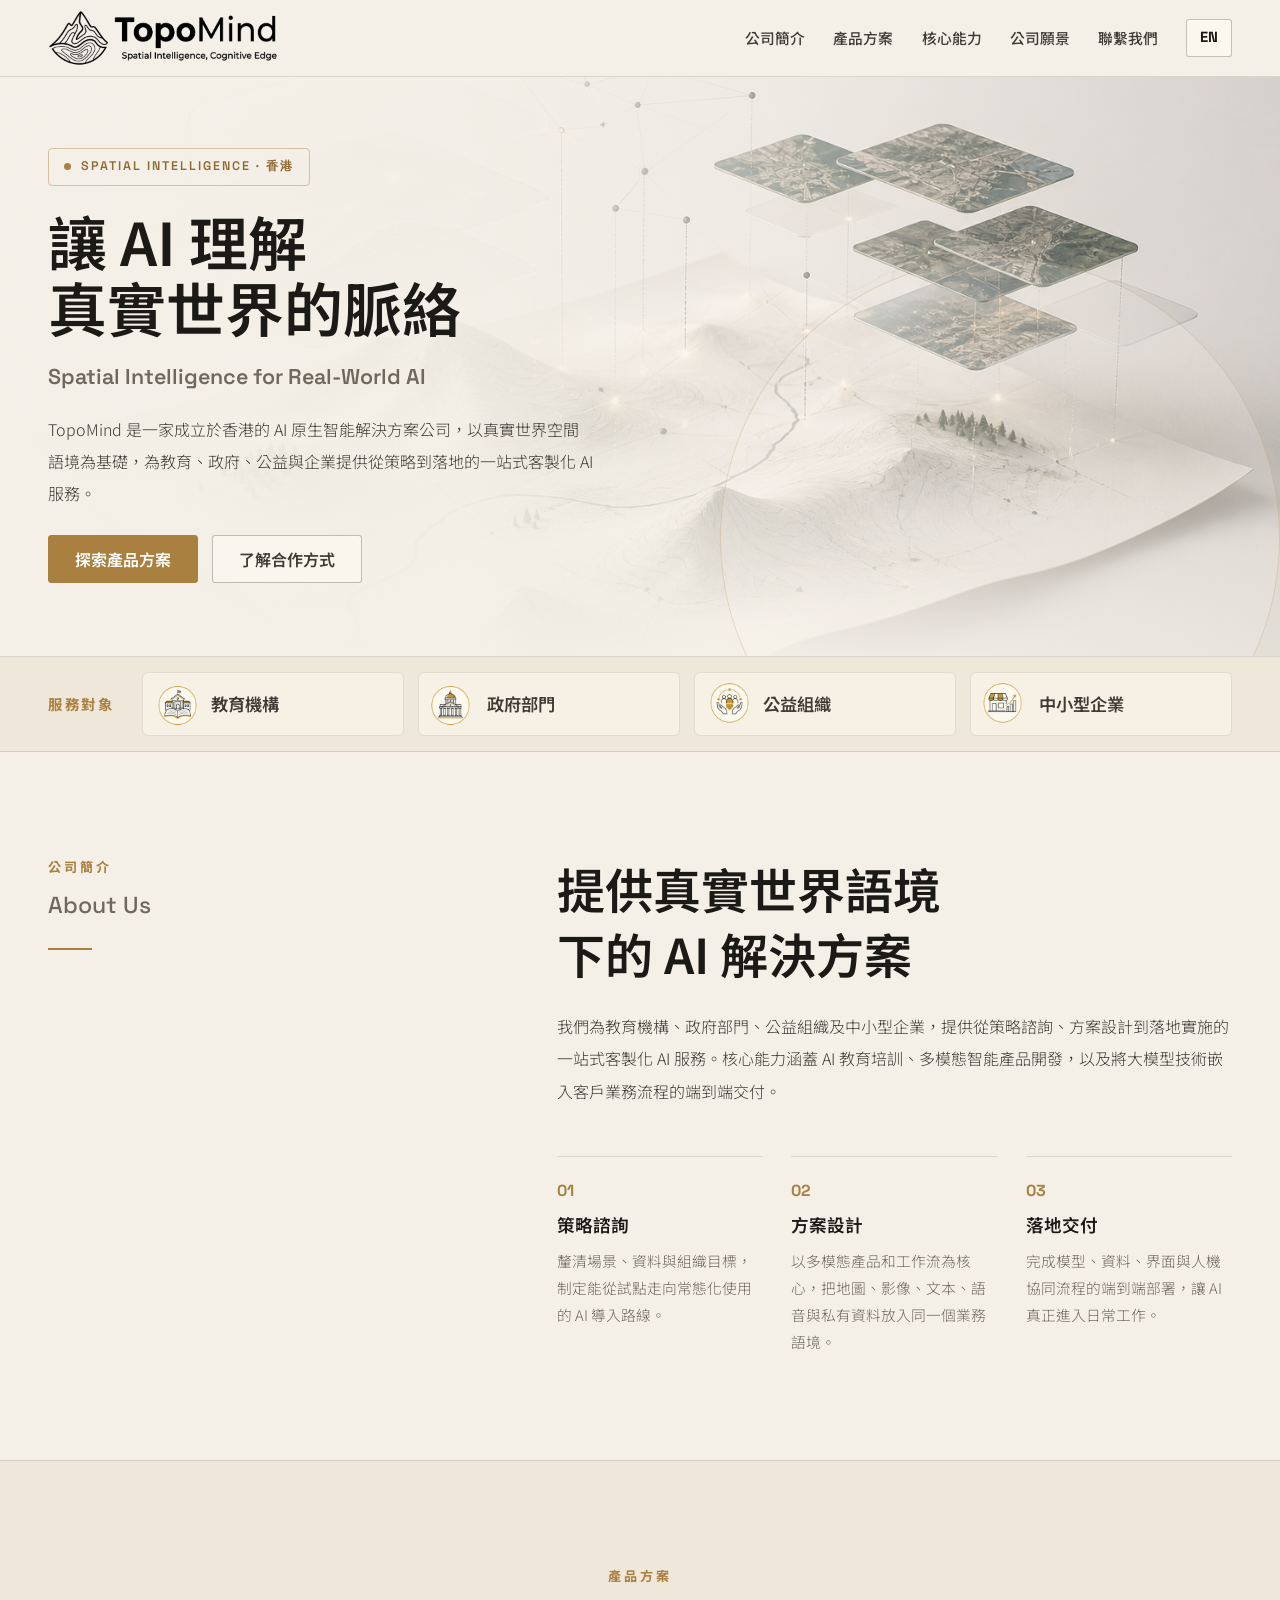
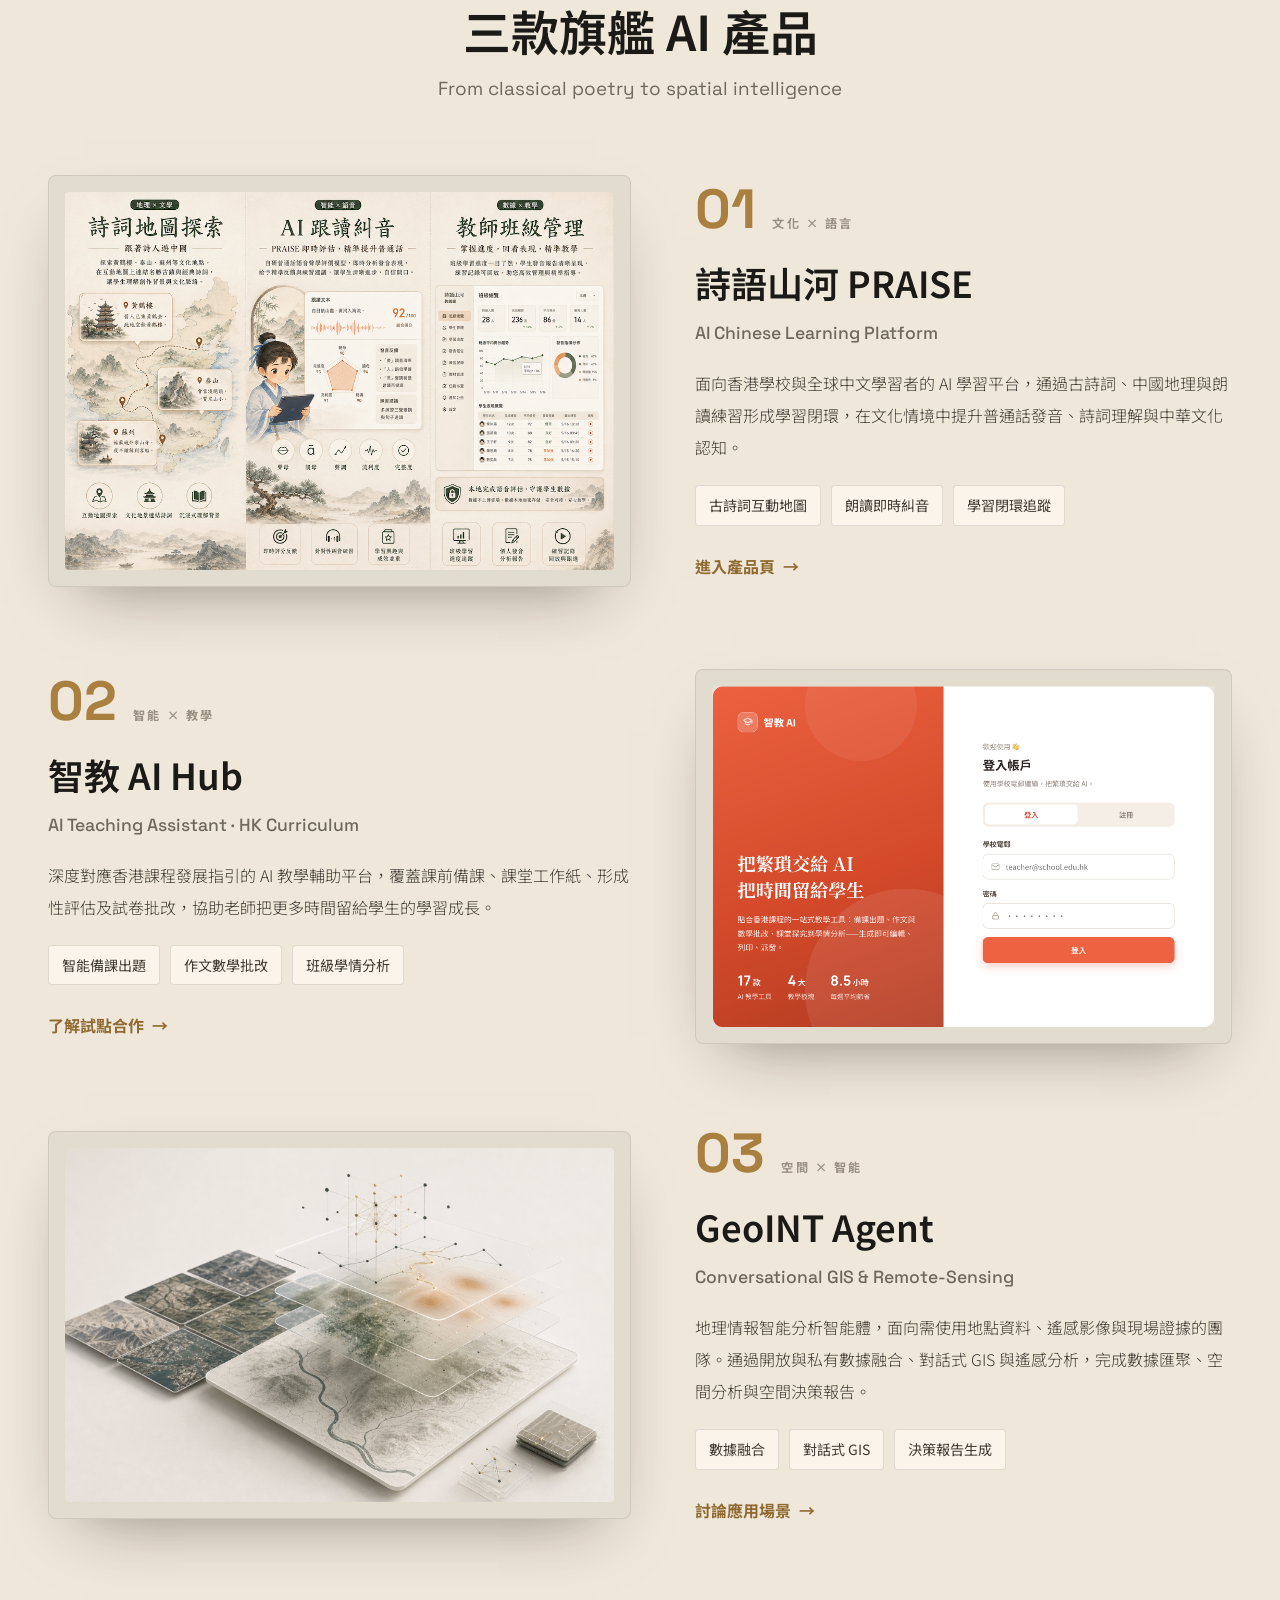
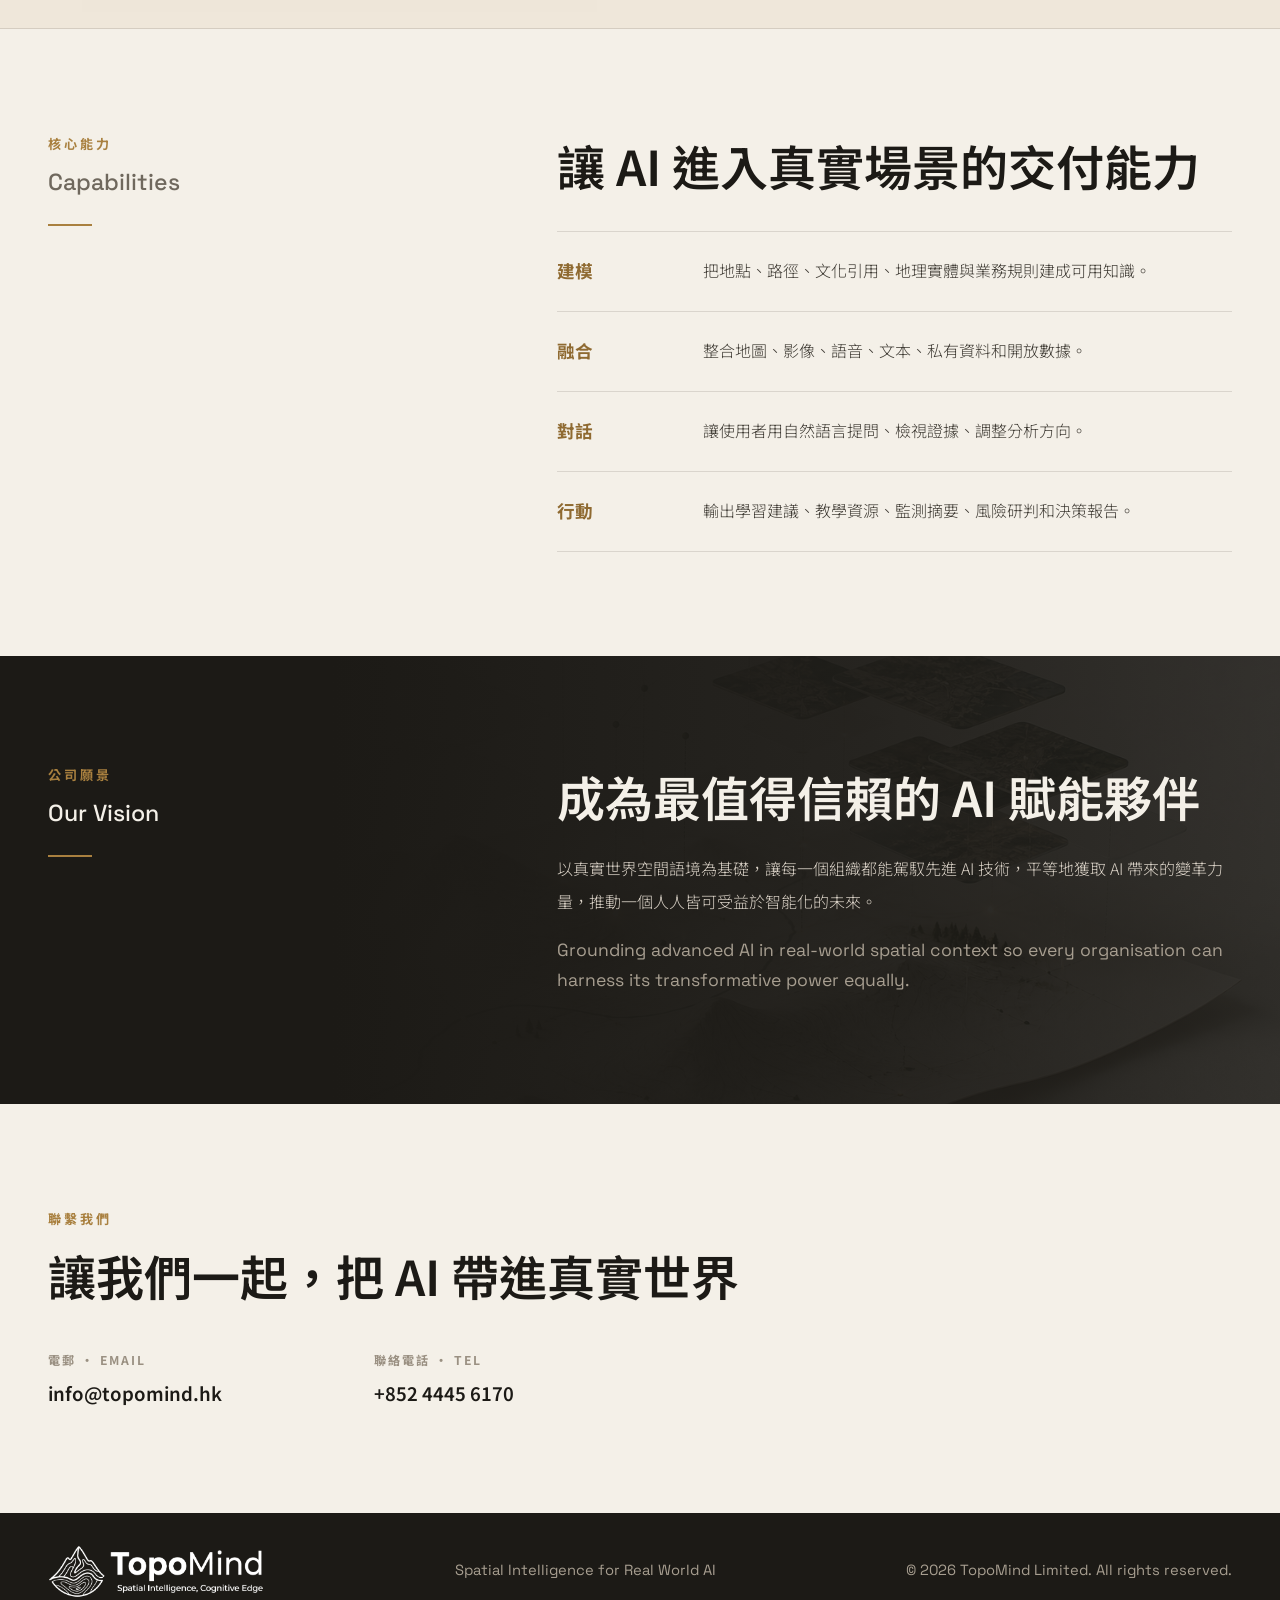
<file: index.html>
<!doctype html>
<html lang="zh-Hant">
<head>
  <meta charset="UTF-8">
  <meta name="viewport" content="width=device-width, initial-scale=1.0">
  <meta name="description" content="TopoMind 是一家成立於香港的 AI 原生智能解決方案公司，以真實世界空間語境為基礎，為教育、政府、公益與企業提供從策略到落地的一站式客製化 AI 服務。">
  <title>TopoMind AI 原生空間智能公司</title>
  <link rel="icon" href="favicon.ico" sizes="any">
  <link rel="preconnect" href="https://fonts.googleapis.com">
  <link rel="preconnect" href="https://fonts.gstatic.com" crossorigin>
  <link href="https://fonts.googleapis.com/css2?family=Noto+Sans+TC:wght@300;400;500;600;700&family=Space+Grotesk:wght@400;500;600;700&display=swap" rel="stylesheet">
  <link rel="stylesheet" type="text/css" href="assets/css/home.css">
</head>
<body>
  <header class="site-header">
    <div class="header-inner">
      <a class="brand" href="index.html" aria-label="TopoMind home">
        <img
          src="assets/images/topomind-logo-header-transparent.png"
          alt="TopoMind Spatial Intelligence, Cognitive Edge"
          class="brand-logo"
          width="1378"
          height="336"
        >
      </a>

      <nav class="site-nav" aria-label="Main navigation" data-i18n-attr="aria-label:navAria">
        <a href="#about" data-i18n="navAbout">公司簡介</a>
        <a href="#products" data-i18n="navProducts">產品方案</a>
        <a href="#capability" data-i18n="navCapability">核心能力</a>
        <a href="#vision" data-i18n="navVision">公司願景</a>
        <a class="nav-contact" href="#contact" data-i18n="navContact">聯繫我們</a>
        <button class="lang-toggle" type="button" data-lang-toggle aria-label="Switch to English">EN</button>
      </nav>
    </div>
  </header>

  <main>
    <section class="hero" aria-labelledby="hero-title">
      <div class="hero-bg" aria-hidden="true"></div>
      <div class="hero-inner">
        <div class="hero-copy">
          <p class="hero-badge">
            <span></span>
            <span data-i18n="heroBadge">SPATIAL INTELLIGENCE · 香港</span>
          </p>
          <h1 id="hero-title" data-i18n="heroTitle">讓 AI 理解
真實世界的脈絡</h1>
          <p class="hero-kicker" data-i18n="heroKicker">Spatial Intelligence for Real-World AI</p>
          <p class="hero-lead" data-i18n="heroLead">
            TopoMind 是一家成立於香港的 AI 原生智能解決方案公司，以真實世界空間語境為基礎，為教育、政府、公益與企業提供從策略到落地的一站式客製化 AI 服務。
          </p>
          <div class="hero-actions">
            <a class="button primary" href="#products" data-i18n="heroPrimary">探索產品方案</a>
            <a class="button secondary" href="#contact" data-i18n="heroSecondary">了解合作方式</a>
          </div>
        </div>
      </div>
    </section>

    <section class="service-strip" aria-label="TopoMind service sectors" data-i18n-attr="aria-label:serviceAria">
      <div class="service-inner">
        <span class="strip-label" data-i18n="serviceLabel">服務對象</span>
        <div class="service-list">
          <span class="service-object">
            <img class="service-icon" src="assets/images/service-object-education.png" alt="" width="256" height="256" loading="lazy" aria-hidden="true">
            <span data-i18n="serviceEducation">教育機構</span>
          </span>
          <span class="service-object">
            <img class="service-icon" src="assets/images/service-object-government.png" alt="" width="256" height="256" loading="lazy" aria-hidden="true">
            <span data-i18n="serviceGovernment">政府部門</span>
          </span>
          <span class="service-object">
            <img class="service-icon" src="assets/images/service-object-nonprofit.png" alt="" width="256" height="256" loading="lazy" aria-hidden="true">
            <span data-i18n="serviceNgo">公益組織</span>
          </span>
          <span class="service-object">
            <img class="service-icon" src="assets/images/service-object-business.png" alt="" width="256" height="256" loading="lazy" aria-hidden="true">
            <span data-i18n="serviceBusiness">中小型企業</span>
          </span>
        </div>
      </div>
    </section>

    <section id="about" class="section about-section">
      <div class="section-marker">
        <p class="eyebrow" data-i18n="aboutEyebrow">公司簡介</p>
        <p class="section-en">About Us</p>
      </div>
      <div class="section-body">
        <h2 data-i18n="aboutTitle">提供真實世界語境下的 AI 解決方案</h2>
        <p class="large-copy" data-i18n="aboutLead">
          我們為教育機構、政府部門、公益組織及中小型企業，提供從策略諮詢、方案設計到落地實施的一站式客製化 AI 服務。核心能力涵蓋 AI 教育培訓、多模態智能產品開發，以及將大模型技術嵌入客戶業務流程的端到端交付。
        </p>
        <div class="pillar-grid">
          <article class="pillar">
            <span>01</span>
            <h3 data-i18n="pillarATitle">策略諮詢</h3>
            <p data-i18n="pillarAText">釐清場景、資料與組織目標，制定能從試點走向常態化使用的 AI 導入路線。</p>
          </article>
          <article class="pillar">
            <span>02</span>
            <h3 data-i18n="pillarBTitle">方案設計</h3>
            <p data-i18n="pillarBText">以多模態產品和工作流為核心，把地圖、影像、文本、語音與私有資料放入同一個業務語境。</p>
          </article>
          <article class="pillar">
            <span>03</span>
            <h3 data-i18n="pillarCTitle">落地交付</h3>
            <p data-i18n="pillarCText">完成模型、資料、界面與人機協同流程的端到端部署，讓 AI 真正進入日常工作。</p>
          </article>
        </div>
      </div>
    </section>

    <section id="products" class="section products-section">
      <div class="products-heading">
        <p class="eyebrow" data-i18n="productsEyebrow">產品方案</p>
        <h2 data-i18n="productsTitle">三款旗艦 AI 產品</h2>
        <p data-i18n="productsSubtitle">From classical poetry to spatial intelligence</p>
      </div>

      <article class="product-row">
        <figure class="product-media">
          <img
            src="assets/images/home-praise-platform.png"
            alt="詩語山河 PRAISE 產品能力展示"
            width="1054"
            height="724"
            loading="lazy"
            data-i18n-attr="alt:productAAlt"
          >
        </figure>
        <div class="product-copy">
          <div class="product-index">
            <span>01</span>
            <span data-i18n="productALabel">文化 × 語言</span>
          </div>
          <h3 data-i18n="productATitle">詩語山河 PRAISE</h3>
          <p class="product-subtitle" data-i18n="productASubtitle">AI Chinese Learning Platform</p>
          <p data-i18n="productAText">
            面向香港學校與全球中文學習者的 AI 學習平台，通過古詩詞、中國地理與朗讀練習形成學習閉環，在文化情境中提升普通話發音、詩詞理解與中華文化認知。
          </p>
          <div class="tag-list" aria-label="PRAISE features" data-i18n-attr="aria-label:productAFeatureAria">
            <span data-i18n="productATagA">古詩詞互動地圖</span>
            <span data-i18n="productATagB">朗讀即時糾音</span>
            <span data-i18n="productATagC">學習閉環追蹤</span>
          </div>
          <a class="text-link" href="poemai.html" data-i18n="productACta">進入產品頁</a>
        </div>
      </article>

      <article class="product-row product-row-reverse">
        <figure class="product-media">
          <img
            src="assets/images/home-aihub-platform.png"
            alt="智教 AI Hub 教學輔助平台界面"
            width="1888"
            height="1282"
            loading="lazy"
            data-i18n-attr="alt:productBAlt"
          >
        </figure>
        <div class="product-copy">
          <div class="product-index">
            <span>02</span>
            <span data-i18n="productBLabel">智能 × 教學</span>
          </div>
          <h3 data-i18n="productBTitle">智教 AI Hub</h3>
          <p class="product-subtitle" data-i18n="productBSubtitle">AI Teaching Assistant · HK Curriculum</p>
          <p data-i18n="productBText">
            深度對應香港課程發展指引的 AI 教學輔助平台，覆蓋課前備課、課堂工作紙、形成性評估及試卷批改，協助老師把更多時間留給學生的學習成長。
          </p>
          <div class="tag-list" aria-label="AI Hub features" data-i18n-attr="aria-label:productBFeatureAria">
            <span data-i18n="productBTagA">智能備課出題</span>
            <span data-i18n="productBTagB">作文數學批改</span>
            <span data-i18n="productBTagC">班級學情分析</span>
          </div>
          <a class="text-link" href="#contact" data-i18n="productBCta">了解試點合作</a>
        </div>
      </article>

      <article class="product-row">
        <figure class="product-media">
          <img
            src="assets/images/home-geoint-platform.png"
            alt="GeoINT Agent 空間智能分析視覺"
            width="900"
            height="580"
            loading="lazy"
            data-i18n-attr="alt:productCAlt"
          >
        </figure>
        <div class="product-copy">
          <div class="product-index">
            <span>03</span>
            <span data-i18n="productCLabel">空間 × 智能</span>
          </div>
          <h3 data-i18n="productCTitle">GeoINT Agent</h3>
          <p class="product-subtitle" data-i18n="productCSubtitle">Conversational GIS & Remote-Sensing</p>
          <p data-i18n="productCText">
            地理情報智能分析智能體，面向需使用地點資料、遙感影像與現場證據的團隊。通過開放與私有數據融合、對話式 GIS 與遙感分析，完成數據匯聚、空間分析與空間決策報告。
          </p>
          <div class="tag-list" aria-label="GeoINT Agent features" data-i18n-attr="aria-label:productCFeatureAria">
            <span data-i18n="productCTagA">數據融合</span>
            <span data-i18n="productCTagB">對話式 GIS</span>
            <span data-i18n="productCTagC">決策報告生成</span>
          </div>
          <a class="text-link" href="#contact" data-i18n="productCCta">討論應用場景</a>
        </div>
      </article>
    </section>

    <section id="capability" class="section capability-section">
      <div class="section-marker">
        <p class="eyebrow" data-i18n="capabilityEyebrow">核心能力</p>
        <p class="section-en">Capabilities</p>
      </div>
      <div class="section-body">
        <h2 data-i18n="capabilityTitle">讓 AI 進入真實場景的交付能力</h2>
        <ol class="capability-steps">
          <li>
            <span data-i18n="stepA">建模</span>
            <p data-i18n="stepAText">把地點、路徑、文化引用、地理實體與業務規則建成可用知識。</p>
          </li>
          <li>
            <span data-i18n="stepB">融合</span>
            <p data-i18n="stepBText">整合地圖、影像、語音、文本、私有資料和開放數據。</p>
          </li>
          <li>
            <span data-i18n="stepC">對話</span>
            <p data-i18n="stepCText">讓使用者用自然語言提問、檢視證據、調整分析方向。</p>
          </li>
          <li>
            <span data-i18n="stepD">行動</span>
            <p data-i18n="stepDText">輸出學習建議、教學資源、監測摘要、風險研判和決策報告。</p>
          </li>
        </ol>
      </div>
    </section>

    <section id="vision" class="vision-section">
      <img src="assets/images/home-spatial-context.png" alt="" aria-hidden="true" loading="lazy">
      <div class="vision-overlay"></div>
      <div class="vision-inner">
        <div class="section-marker">
          <p class="eyebrow" data-i18n="visionEyebrow">公司願景</p>
          <p class="section-en">Our Vision</p>
        </div>
        <div class="section-body">
          <h2 data-i18n="visionTitle">成為最值得信賴的 AI 賦能夥伴</h2>
          <p class="large-copy" data-i18n="visionText">
            以真實世界空間語境為基礎，讓每一個組織都能駕馭先進 AI 技術，平等地獲取 AI 帶來的變革力量，推動一個人人皆可受益於智能化的未來。
          </p>
          <p class="vision-en" data-i18n="visionEnglish">Grounding advanced AI in real-world spatial context so every organisation can harness its transformative power equally.</p>
        </div>
      </div>
    </section>

    <section id="contact" class="section contact-section">
      <div class="contact-copy">
        <p class="eyebrow" data-i18n="contactEyebrow">聯繫我們</p>
        <h2 data-i18n="contactTitle">讓我們一起，把 AI 帶進真實世界</h2>
        <div class="contact-grid">
          <div>
            <span data-i18n="contactEmailLabel">電郵 · EMAIL</span>
            <a href="mailto:info@topomind.hk?subject=TopoMind%20Website%20Inquiry">info@topomind.hk</a>
          </div>
          <div>
            <span data-i18n="contactTelLabel">聯絡電話 · TEL</span>
            <strong>+852 4445 6170</strong>
          </div>
        </div>
      </div>
    </section>
  </main>

  <footer class="site-footer">
    <div class="footer-inner">
      <img src="assets/images/topomind-logo-header-transparent.png" alt="TopoMind" width="1378" height="336">
      <span data-i18n="footerTagline">Spatial Intelligence for Real World AI</span>
      <span>© 2026 TopoMind Limited. All rights reserved.</span>
    </div>
  </footer>

  <script src="assets/js/home.js"></script>
</body>
</html>
</file>
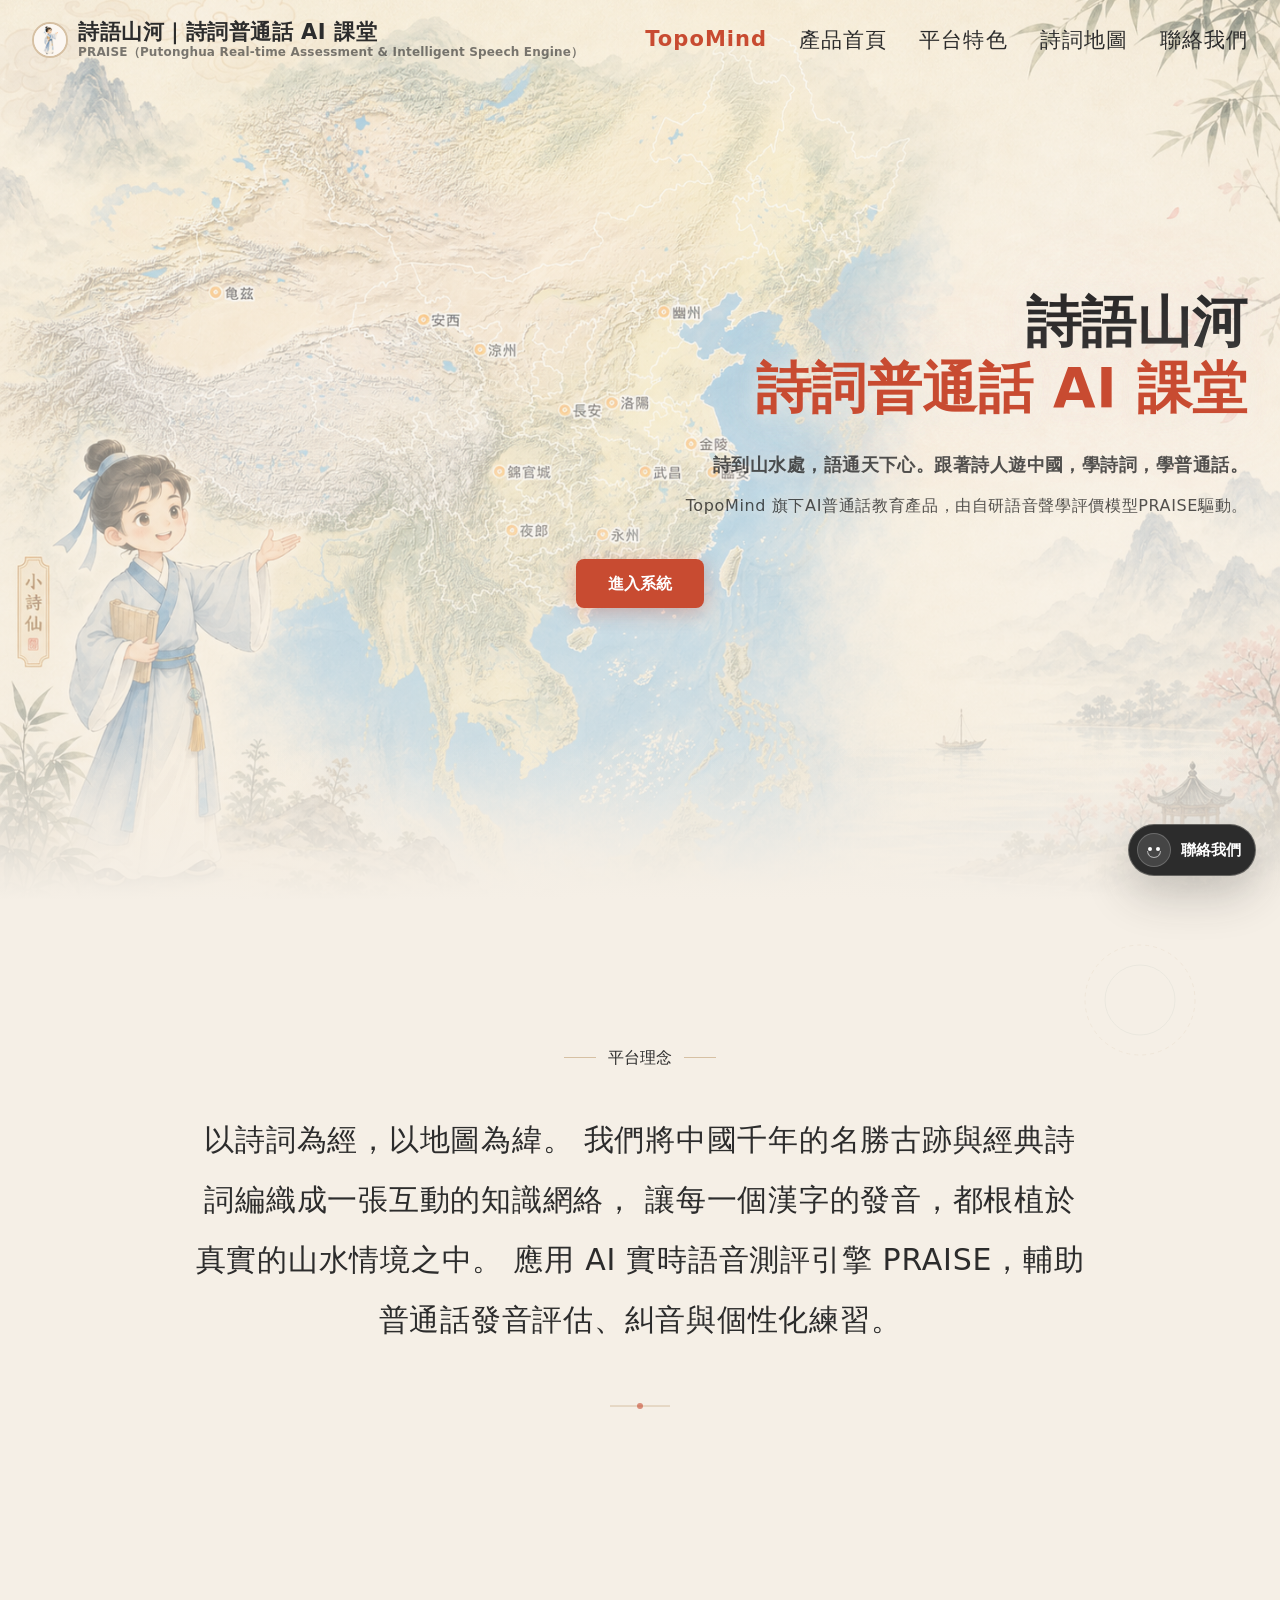
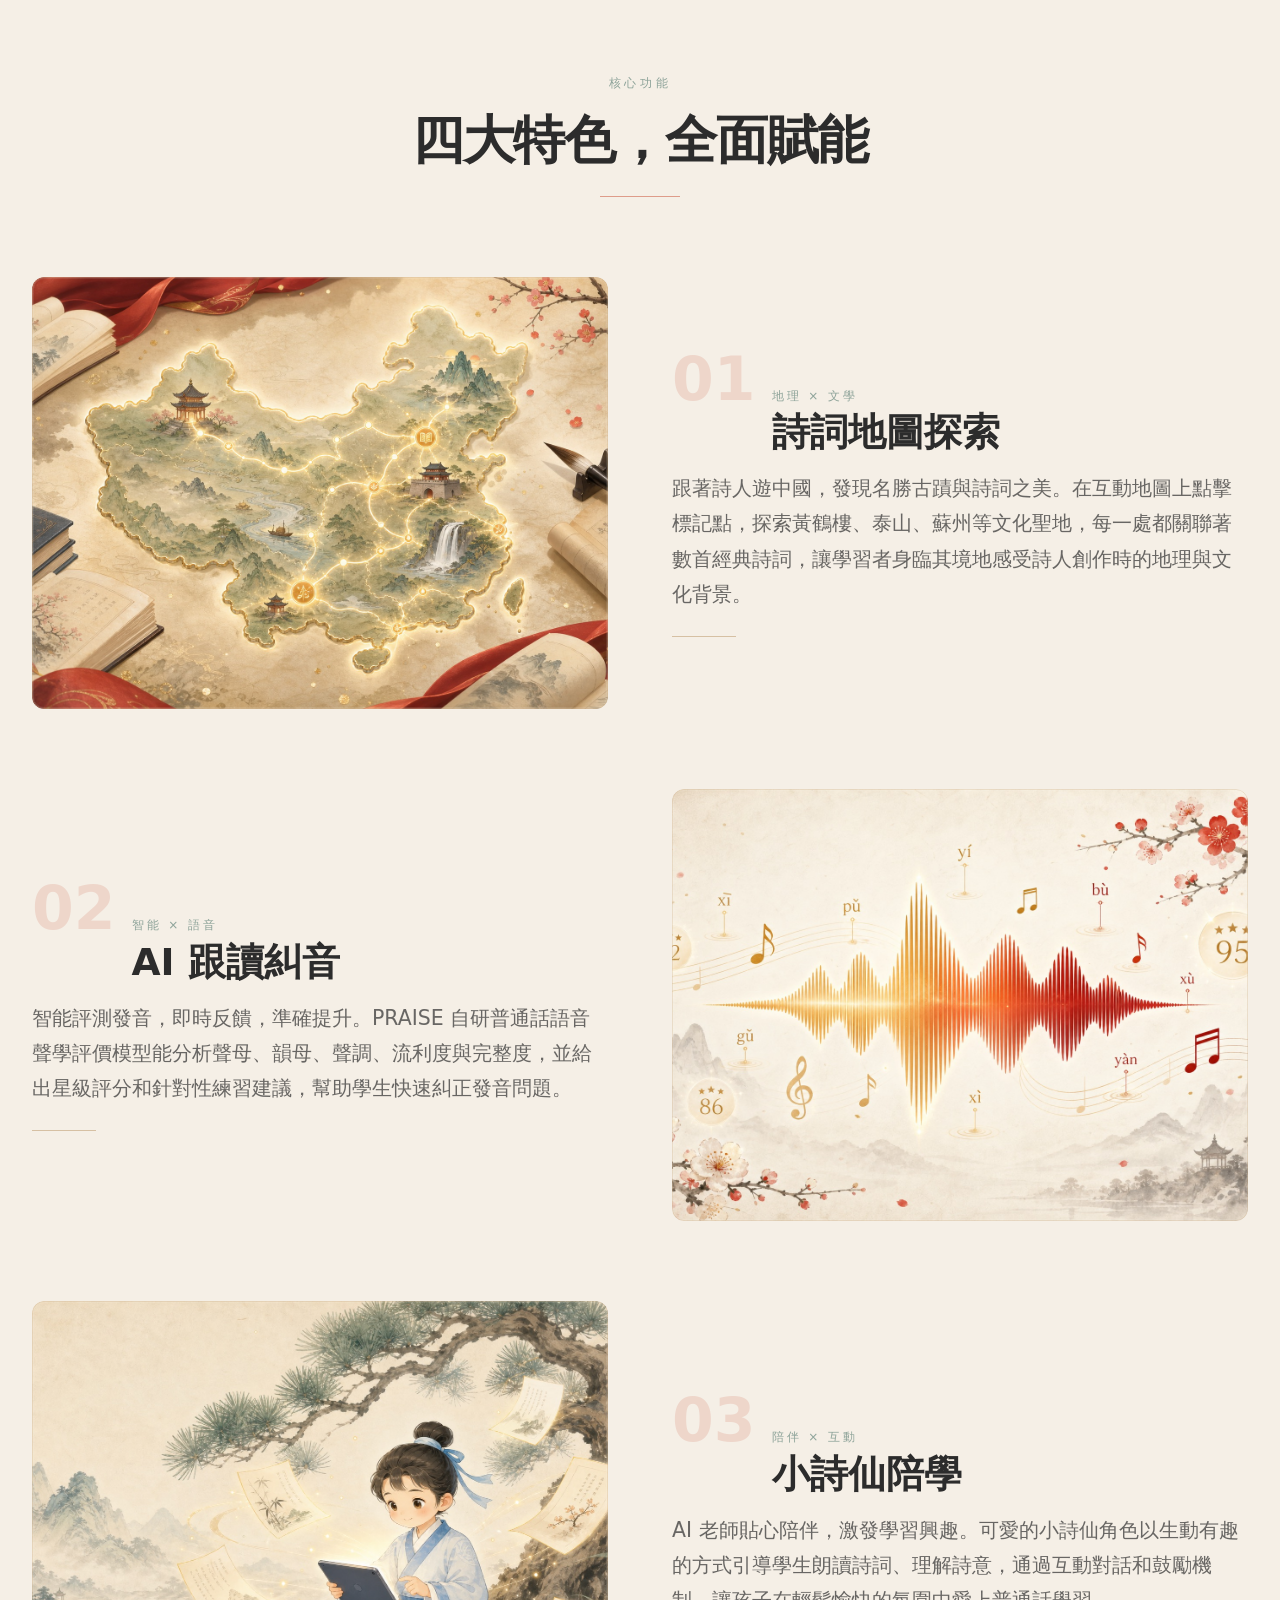
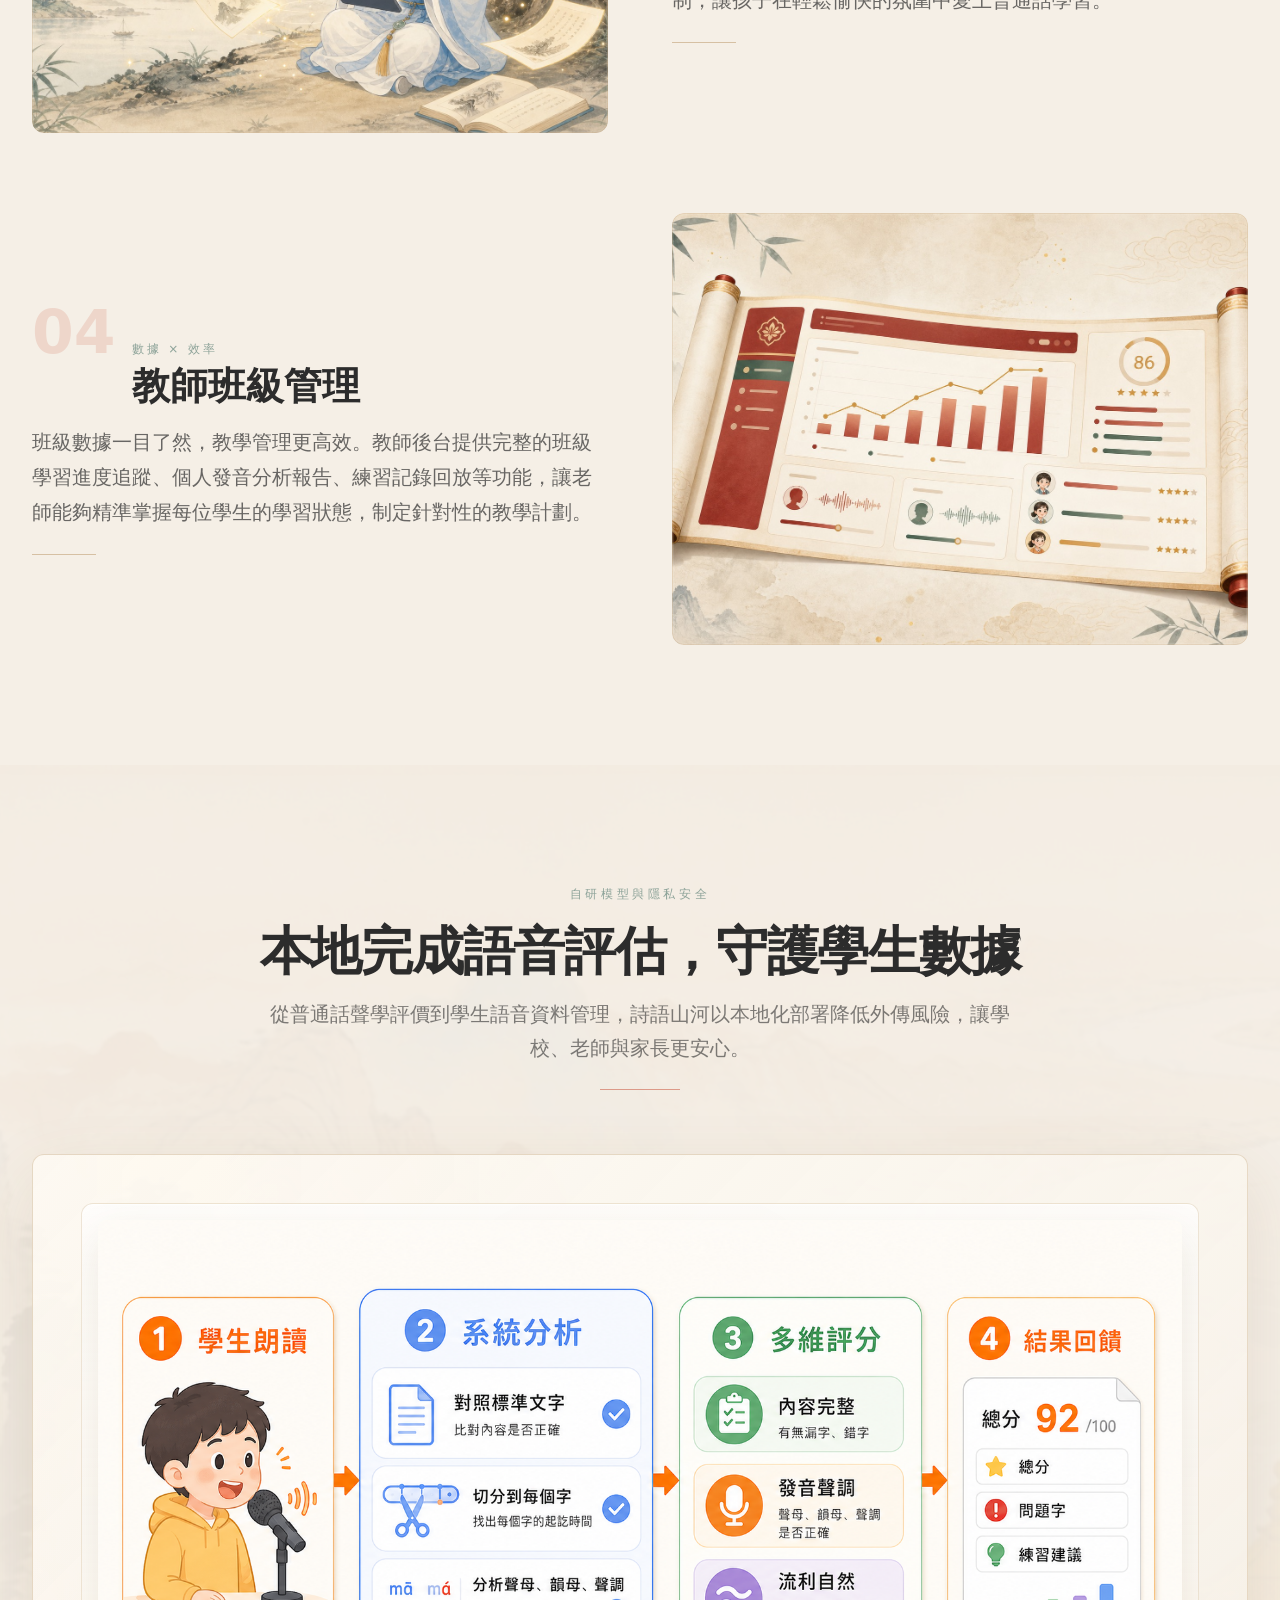
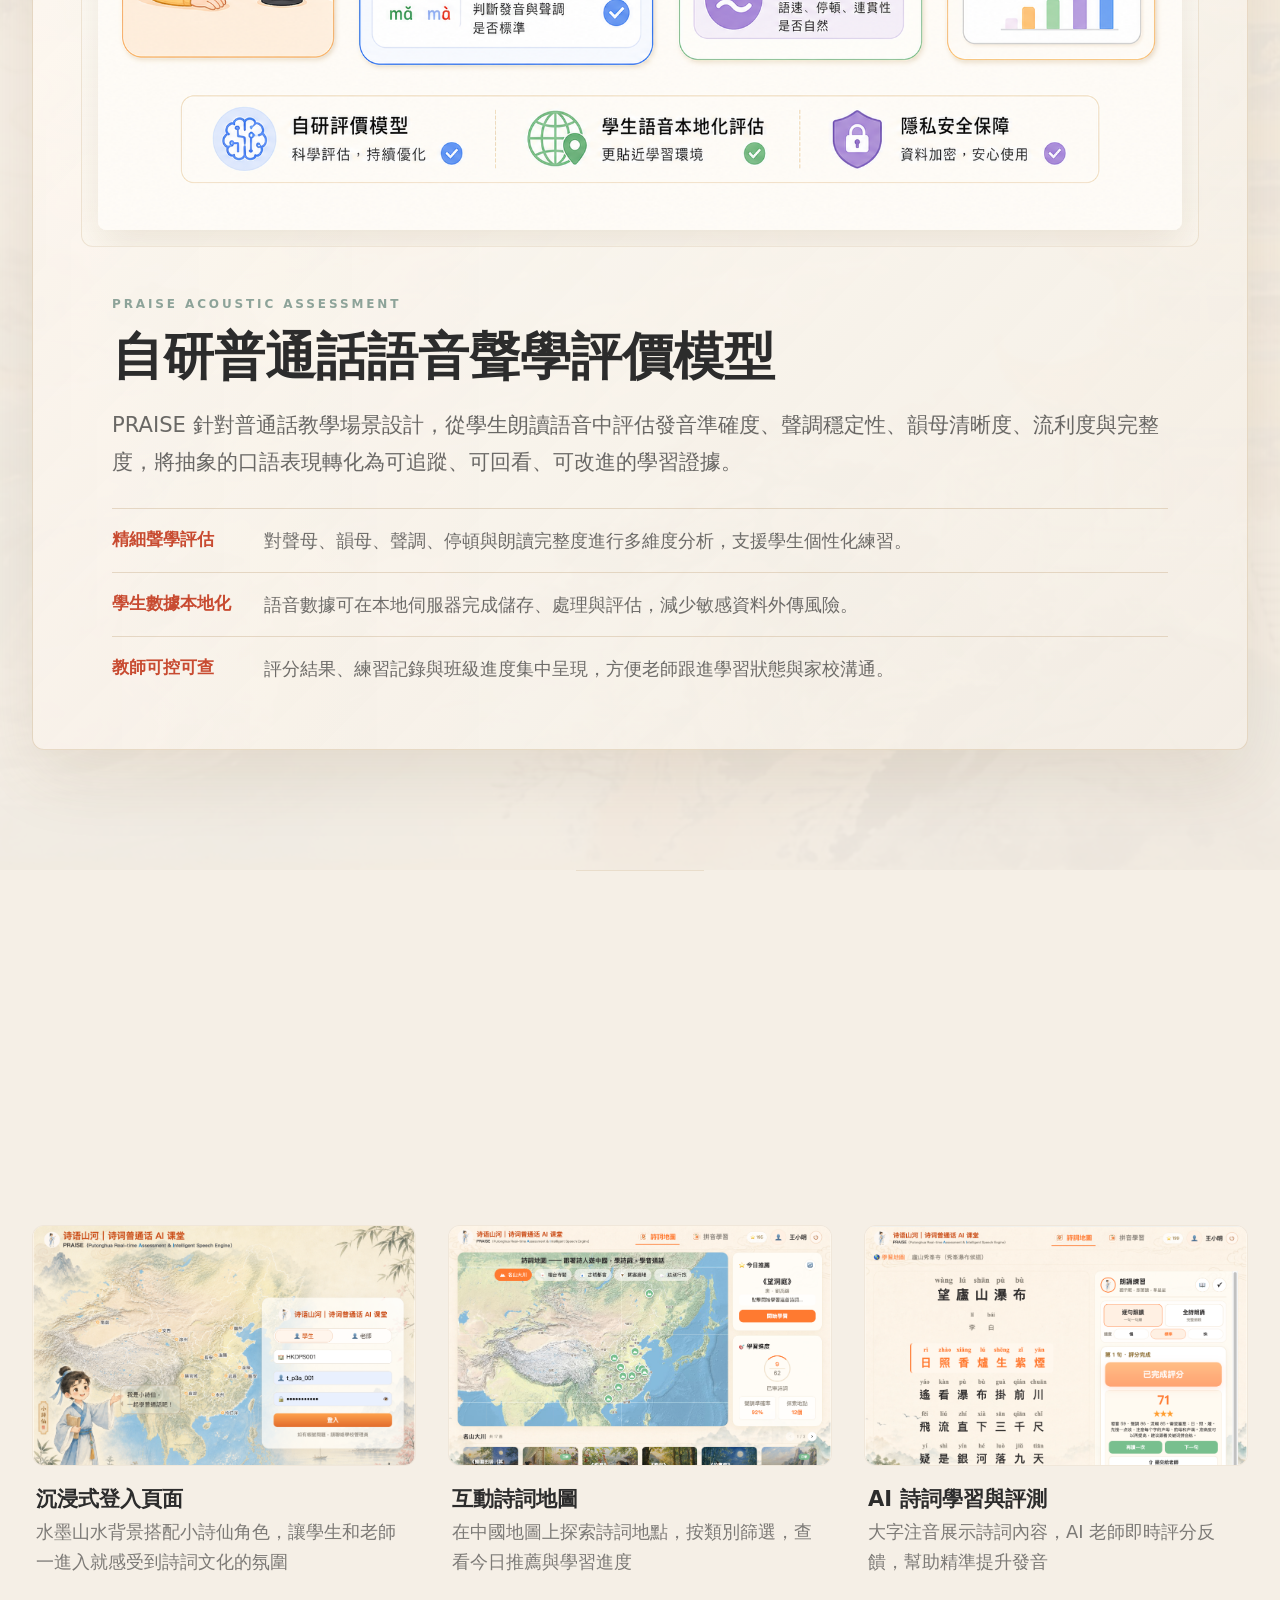
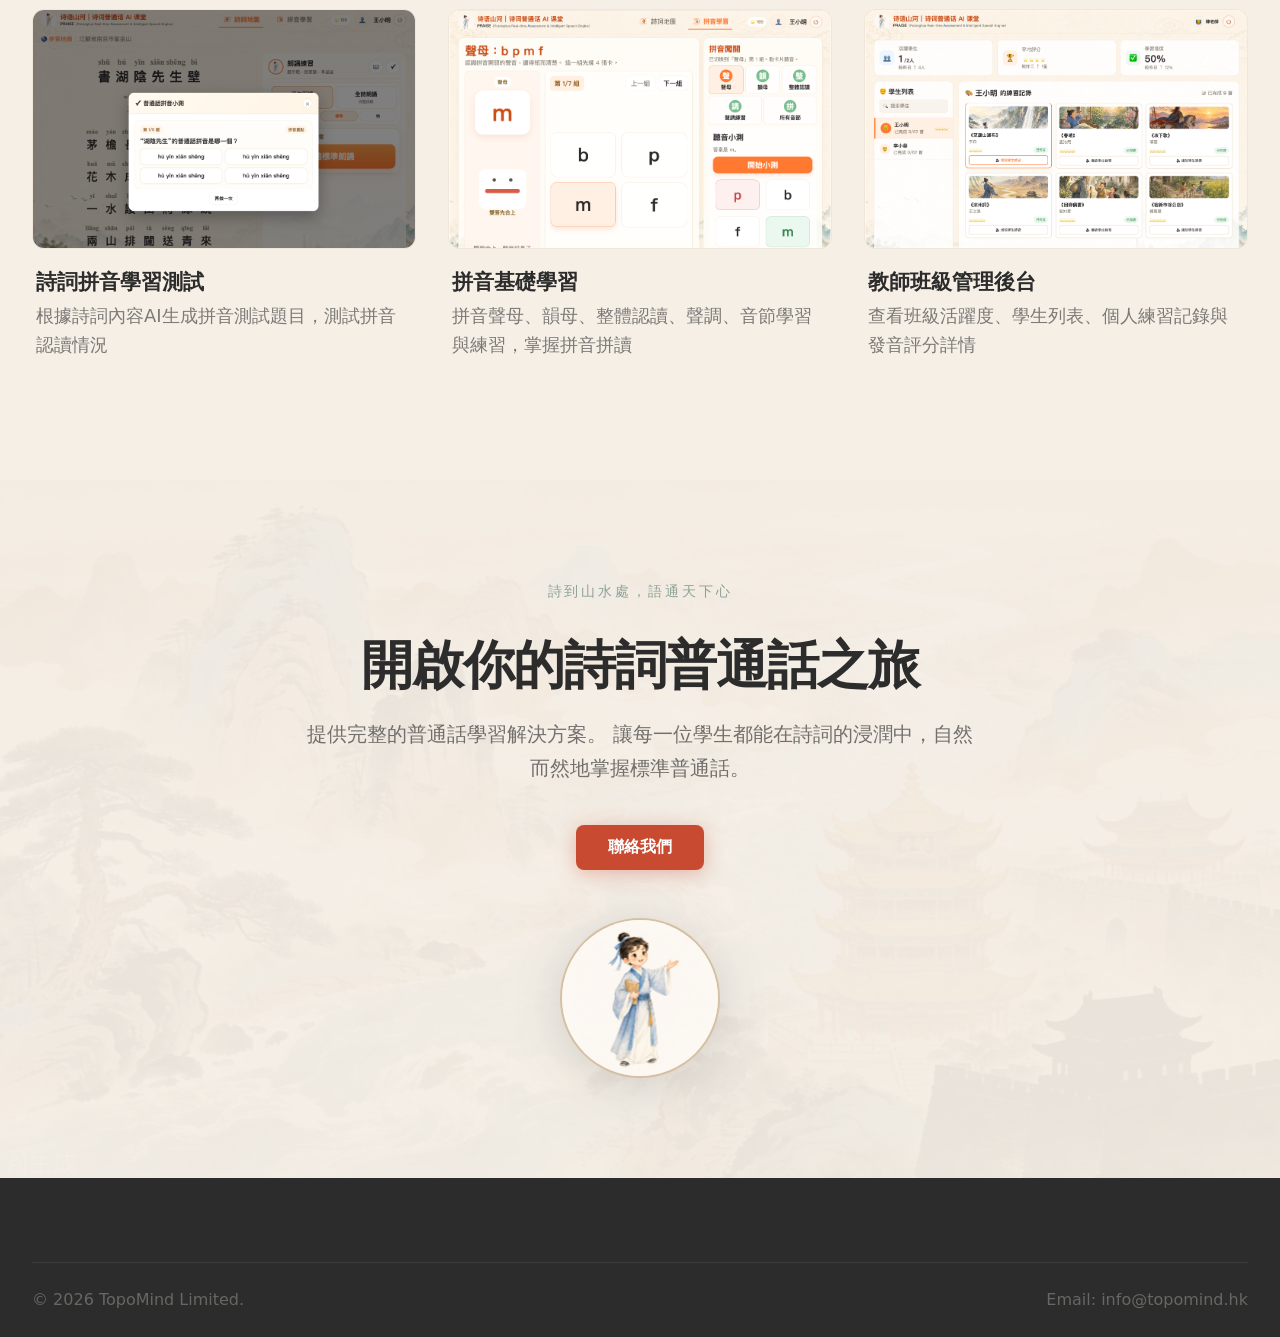
<file: poemai.html>
<!doctype html>
<html lang="zh-Hant">
<head>
  <meta charset="UTF-8" />
  <meta name="viewport" content="width=device-width, initial-scale=1.0" />
  <title>詩語山河｜TopoMind 詩詞普通話 AI 課堂</title>
  <meta name="description" content="詩語山河是 TopoMind 的 AI 普通話教育產品，結合詩詞地圖、PRAISE 自研普通話語音聲學評價模型、AI 陪學與教師數據後台。" />
  <link rel="preconnect" href="https://fonts.googleapis.com" />
  <link rel="preconnect" href="https://fonts.gstatic.com" crossorigin />
  <link href="https://fonts.googleapis.com/css2?family=Noto+Serif+TC:wght@400;600;700;900&display=swap" rel="stylesheet" />
  <link rel="icon" href="favicon.ico" sizes="any" />
  <link rel="stylesheet" href="assets/css/poemai.css" />
</head>
<body>
  <!-- ===== Header ===== -->
  <header class="header">
    <div class="container">
      <div class="header-inner">
        <button class="logo-link" data-scroll-to="hero">
          <img src="assets/images/aiavatar.png" alt="小詩仙" class="logo-img" />
          <span class="logo-text">
            <span class="logo-title">詩語山河｜詩詞普通話 AI 課堂</span>
            <span class="logo-subtitle">PRAISE（Putonghua Real-time Assessment &amp; Intelligent Speech Engine）</span>
          </span>
        </button>

        <nav class="nav-desktop">
          <a class="nav-link nav-link-home" href="index.html">TopoMind</a>
          <button class="nav-link" data-scroll-to="hero">產品首頁</button>
          <button class="nav-link" data-scroll-to="features">平台特色</button>
          <button class="nav-link" data-scroll-to="showcase">詩詞地圖</button>
          <button class="nav-link" type="button" data-product-chat-open>聯絡我們</button>

        </nav>
      </div>
    </div>
  </header>

  <main>
    <!-- ===== Hero ===== -->
    <section id="hero" class="hero">
      <div class="hero-bg">
        <img src="assets/images/login.png" alt="" loading="eager" />
      </div>

      <div class="hero-content">
        <div class="container">
          <div class="max-w-2xl hero-right">
            <h1 class="hero-title hero-product-title">
              詩語山河<br />
              <span>詩詞普通話 AI 課堂</span>
            </h1>
            <p class="hero-subtitle hero-product-subtitle">
              詩到山水處，語通天下心。跟著詩人遊中國，學詩詞，學普通話。
            </p>
            <p class="hero-tagline">
              TopoMind 旗下AI普通話教育產品，由自研語音聲學評價模型PRAISE驅動。
            </p>
            <div class="hero-cta">
              <a class="btn-primary btn-primary-lg" href="https://praise.topomind.hk">進入系統</a>
            </div>
          </div>
        </div>
      </div>

      <div class="hero-fade"></div>
    </section>

    <!-- ===== Concept ===== -->
    <section class="concept" style="background-color: var(--color-paper);">
      <div class="concept-decor">
        <svg width="120" height="120" viewBox="0 0 120 120" fill="none">
          <circle cx="60" cy="60" r="55" stroke="var(--color-bamboo)" stroke-width="1" stroke-dasharray="4 4" />
          <circle cx="60" cy="60" r="35" stroke="var(--color-teal)" stroke-width="0.5" />
        </svg>
      </div>

      <div class="container">
        <div class="max-w-4xl mx-auto text-center">
          <div class="concept-label scroll-reveal">
            <span class="concept-label-line"></span>
            <span>平台理念</span>
            <span class="concept-label-line"></span>
          </div>

          <p class="concept-text scroll-reveal">
            以詩詞為經，以地圖為緯。<br class="hidden sm:block" />
            我們將中國千年的名勝古跡與經典詩詞編織成一張互動的知識網絡，<br class="hidden lg:block" />
            讓每一個漢字的發音，都根植於真實的山水情境之中。<br class="hidden lg:block" />
            應用 AI 實時語音測評引擎 PRAISE，輔助普通話發音評估、糾音與個性化練習。
          </p>

          <div class="scroll-reveal mt-12 flex justify-center">
            <svg width="60" height="16" viewBox="0 0 60 16">
              <path d="M0 8 L60 8" stroke="var(--color-bamboo)" stroke-width="1" fill="none" />
              <circle cx="30" cy="8" r="3" fill="var(--color-vermilion)" opacity="0.6" />
            </svg>
          </div>
        </div>
      </div>
    </section>

    <!-- ===== Features ===== -->
    <section id="features" class="features" style="background-color: var(--color-paper);">
      <div class="features-bg"></div>

      <div class="container relative">
        <div class="text-center mb-20">
          <span class="section-label scroll-reveal">核心功能</span>
          <h2 class="section-title scroll-reveal">四大特色，全面賦能</h2>
          <div class="divider scroll-reveal">
            <div class="divider-line"></div>
          </div>
        </div>

        <div class="flex flex-col gap-20">
          <!-- Feature 01 -->
          <div class="feature-card scroll-reveal" data-delay="0">
            <div class="feature-image-wrap">
              <div class="aspect-box">
                <img src="assets/images/map-illustration.jpg" alt="詩詞地圖探索" loading="lazy" />
              </div>
              <div class="feature-image-frame"></div>
            </div>
            <div>
              <div class="flex items-baseline gap-4 mb-4">
                <span class="feature-number">01</span>
                <div>
                  <span class="feature-tag">地理 × 文學</span>
                  <h3 class="feature-title">詩詞地圖探索</h3>
                </div>
              </div>
              <p class="feature-desc">
                跟著詩人遊中國，發現名勝古蹟與詩詞之美。在互動地圖上點擊標記點，探索黃鶴樓、泰山、蘇州等文化聖地，每一處都關聯著數首經典詩詞，讓學習者身臨其境地感受詩人創作時的地理與文化背景。
              </p>
              <div class="feature-line"></div>
            </div>
          </div>

          <!-- Feature 02 -->
          <div class="feature-card reverse scroll-reveal" data-delay="100">
            <div class="feature-image-wrap">
              <div class="aspect-box">
                <img src="assets/images/feature-ai.jpg" alt="AI 跟讀糾音" loading="lazy" />
              </div>
              <div class="feature-image-frame"></div>
            </div>
            <div>
              <div class="flex items-baseline gap-4 mb-4">
                <span class="feature-number">02</span>
                <div>
                  <span class="feature-tag">智能 × 語音</span>
                  <h3 class="feature-title">AI 跟讀糾音</h3>
                </div>
              </div>
              <p class="feature-desc">
                智能評測發音，即時反饋，準確提升。PRAISE 自研普通話語音聲學評價模型能分析聲母、韻母、聲調、流利度與完整度，並給出星級評分和針對性練習建議，幫助學生快速糾正發音問題。
              </p>
              <div class="feature-line"></div>
            </div>
          </div>

          <!-- Feature 03 -->
          <div class="feature-card scroll-reveal" data-delay="200">
            <div class="feature-image-wrap">
              <div class="aspect-box">
                <img src="assets/images/feature-companion.jpg" alt="小詩仙陪學" loading="lazy" />
              </div>
              <div class="feature-image-frame"></div>
            </div>
            <div>
              <div class="flex items-baseline gap-4 mb-4">
                <span class="feature-number">03</span>
                <div>
                  <span class="feature-tag">陪伴 × 互動</span>
                  <h3 class="feature-title">小詩仙陪學</h3>
                </div>
              </div>
              <p class="feature-desc">
                AI 老師貼心陪伴，激發學習興趣。可愛的小詩仙角色以生動有趣的方式引導學生朗讀詩詞、理解詩意，通過互動對話和鼓勵機制，讓孩子在輕鬆愉快的氛圍中愛上普通話學習。
              </p>
              <div class="feature-line"></div>
            </div>
          </div>

          <!-- Feature 04 -->
          <div class="feature-card reverse scroll-reveal" data-delay="300">
            <div class="feature-image-wrap">
              <div class="aspect-box">
                <img src="assets/images/feature-teacher.jpg" alt="教師班級管理" loading="lazy" />
              </div>
              <div class="feature-image-frame"></div>
            </div>
            <div>
              <div class="flex items-baseline gap-4 mb-4">
                <span class="feature-number">04</span>
                <div>
                  <span class="feature-tag">數據 × 效率</span>
                  <h3 class="feature-title">教師班級管理</h3>
                </div>
              </div>
              <p class="feature-desc">
                班級數據一目了然，教學管理更高效。教師後台提供完整的班級學習進度追蹤、個人發音分析報告、練習記錄回放等功能，讓老師能夠精準掌握每位學生的學習狀態，制定針對性的教學計劃。
              </p>
              <div class="feature-line"></div>
            </div>
          </div>
        </div>
      </div>
    </section>

    <!-- ===== Assessment & Privacy ===== -->
    <section id="assessment" class="assessment" style="background-color: var(--color-paper);">
      <div class="assessment-bg"></div>

      <div class="container relative">
        <div class="text-center mb-16">
          <span class="section-label scroll-reveal">自研模型與隱私安全</span>
          <h2 class="section-title scroll-reveal">本地完成語音評估，守護學生數據</h2>
          <p class="section-subtitle scroll-reveal">
            從普通話聲學評價到學生語音資料管理，詩語山河以本地化部署降低外傳風險，讓學校、老師與家長更安心。
          </p>
          <div class="divider scroll-reveal">
            <div class="divider-line"></div>
          </div>
        </div>

        <div class="assessment-panel scroll-reveal">
          <figure class="assessment-visual">
            <img
              class="assessment-image"
              src="assets/images/audio1.png"
              alt="PRAISE 自研普通話語音聲學評價流程：學生朗讀、系統分析、多維評分與結果回饋"
              width="1672"
              height="941"
              loading="lazy"
            />
          </figure>

          <div class="assessment-copy">
            <span class="assessment-kicker">PRAISE Acoustic Assessment</span>
            <h3>自研普通話語音聲學評價模型</h3>
            <p>
              PRAISE 針對普通話教學場景設計，從學生朗讀語音中評估發音準確度、聲調穩定性、韻母清晰度、流利度與完整度，將抽象的口語表現轉化為可追蹤、可回看、可改進的學習證據。
            </p>
            <ul class="assessment-points">
              <li>
                <strong>精細聲學評估</strong>
                <span>對聲母、韻母、聲調、停頓與朗讀完整度進行多維度分析，支援學生個性化練習。</span>
              </li>
              <li>
                <strong>學生數據本地化</strong>
                <span>語音數據可在本地伺服器完成儲存、處理與評估，減少敏感資料外傳風險。</span>
              </li>
              <li>
                <strong>教師可控可查</strong>
                <span>評分結果、練習記錄與班級進度集中呈現，方便老師跟進學習狀態與家校溝通。</span>
              </li>
            </ul>
          </div>
        </div>
      </div>
    </section>

    <!-- ===== Showcase ===== -->
    <section id="showcase" class="showcase" style="background-color: var(--color-paper);">
      <div class="showcase-top-border"></div>

      <div class="container">
        <div class="text-center mb-16">
          <span class="section-label scroll-reveal">界面一覽</span>
          <h2 class="section-title scroll-reveal">直觀精美，一用就會</h2>
          <p class="section-subtitle scroll-reveal">
            每一個界面都經過精心設計，兼顧古典美學與現代易用性
          </p>
          <div class="divider scroll-reveal">
            <div class="divider-line"></div>
          </div>
        </div>

        <div class="showcase-grid">
          

          <div class="showcase-item" data-delay="120">
            <div class="showcase-card">
              <div class="aspect-box">
                <img src="assets/images/p1.login.png" alt="沉浸式登入頁面" loading="lazy" />
              </div>
              <div class="showcase-card-overlay"></div>
            </div>
            <h3 class="showcase-item-title">沉浸式登入頁面</h3>
            <p class="showcase-item-desc">水墨山水背景搭配小詩仙角色，讓學生和老師一進入就感受到詩詞文化的氛圍</p>
          </div>

          <div class="showcase-item" data-delay="240">
            <div class="showcase-card">
              <div class="aspect-box">
                <img src="assets/images/p1.stu.png" alt="互動詩詞地圖" loading="lazy" />
              </div>
              <div class="showcase-card-overlay"></div>
            </div>
            <h3 class="showcase-item-title">互動詩詞地圖</h3>
            <p class="showcase-item-desc">在中國地圖上探索詩詞地點，按類別篩選，查看今日推薦與學習進度</p>
          </div>

          <div class="showcase-item" data-delay="360">
            <div class="showcase-card">
              <div class="aspect-box">
                <img src="assets/images/p1.learn.png" alt="AI 詩詞學習與評測" loading="lazy" />
              </div>
              <div class="showcase-card-overlay"></div>
            </div>
            <h3 class="showcase-item-title">AI 詩詞學習與評測</h3>
            <p class="showcase-item-desc">大字注音展示詩詞內容，AI 老師即時評分反饋，幫助精準提升發音</p>
          </div>

          <div class="showcase-item" data-delay="240">
            <div class="showcase-card">
              <div class="aspect-box">
                <img src="assets/images/p1.quiz.png" alt="詩詞拼音測試" loading="lazy" />
              </div>
              <div class="showcase-card-overlay"></div>
            </div>
            <h3 class="showcase-item-title">詩詞拼音學習測試</h3>
            <p class="showcase-item-desc">根據詩詞內容AI生成拼音測試題目，測試拼音認讀情況</p>
          </div>

          <div class="showcase-item" data-delay="240">
            <div class="showcase-card">
              <div class="aspect-box">
                <img src="assets/images/p1.py.png" alt="拼音学习" loading="lazy" />
              </div>
              <div class="showcase-card-overlay"></div>
            </div>
            <h3 class="showcase-item-title">拼音基礎學習</h3>
            <p class="showcase-item-desc">拼音聲母、韻母、整體認讀、聲調、音節學習與練習，掌握拼音拼讀</p>
          </div>

          <div class="showcase-item" data-delay="480">
            <div class="showcase-card">
              <div class="aspect-box">
                <img src="assets/images/p1.teacer.png" alt="教師班級管理後台" loading="lazy" />
              </div>
              <div class="showcase-card-overlay"></div>
            </div>
            <h3 class="showcase-item-title">教師班級管理後台</h3>
            <p class="showcase-item-desc">查看班級活躍度、學生列表、個人練習記錄與發音評分詳情</p>
          </div>
        </div>
      </div>
    </section>

    <!-- ===== CTA ===== -->
    <section class="cta" style="background-color: var(--color-paper);">
      <div class="cta-bg"></div>

      <div class="container relative">
        <div class="max-w-3xl mx-auto text-center">
          <div class="scroll-reveal">
            <p class="cta-poem">詩到山水處，語通天下心</p>
          </div>

          <h2 class="scroll-reveal section-title">開啟你的詩詞普通話之旅</h2>

          <p class="scroll-reveal cta-desc">
            提供完整的普通話學習解決方案。
            讓每一位學生都能在詩詞的浸潤中，自然而然地掌握標準普通話。
          </p>

          <div class="scroll-reveal cta-buttons">
            <button class="btn-primary btn-primary-lg" type="button" data-product-chat-open>聯絡我們</button>
          </div>

          <div class="scroll-reveal cta-xiaoshixian">
            <img src="assets/images/aiavatar.png" alt="小詩仙" class="logo-img" style="width: 10rem;height: 10rem;" />
          </div>
        </div>
      </div>
    </section>
  </main>

  <div class="product-chat-widget" data-product-chat-widget>
    <section class="product-chat-panel" id="product-contact-chat" aria-label="詩語山河 AI 聯繫助手">
      <header class="product-chat-header">
        <span class="product-bot-avatar" aria-hidden="true"><span></span></span>
        <div>
          <strong>詩語山河 AI 聯繫助手</strong>
          <p>可以問產品 試點合作 或聯繫方式</p>
        </div>
        <button class="product-chat-close" type="button" data-product-chat-close aria-label="關閉對話">×</button>
      </header>

      <div class="product-chat-messages" data-product-chat-messages></div>

      <div class="product-quick-replies" aria-label="快速問題">
        <button type="button" data-product-chat-prompt="product">產品介紹</button>
        <button type="button" data-product-chat-prompt="pilot">學校試點</button>
        <button type="button" data-product-chat-prompt="contact">聯繫方式</button>
      </div>

      <form class="product-chat-form" data-product-chat-form>
        <label class="sr-only" for="product-chat-input">輸入問題</label>
        <input id="product-chat-input" name="message" type="text" autocomplete="off" placeholder="輸入：產品、試點、聯繫方式..." />
        <button type="submit">送出</button>
      </form>
    </section>

    <button class="product-chat-launcher" type="button" data-product-chat-toggle aria-expanded="false" aria-controls="product-contact-chat">
      <span class="product-bot-avatar" aria-hidden="true"><span></span></span>
      <span>聯絡我們</span>
    </button>
  </div>

  <!-- ===== Footer ===== -->
  <footer id="footer" class="footer">
    <div class="container">
      <div class="footer-bottom">
        <p class="footer-copyright">&copy; 2026 TopoMind Limited.</p>
        <p class="footer-copyright">Email:  info@topomind.hk</p>
      </div>
    </div>
  </footer>

  <script src="assets/js/poemai.js"></script>
</body>
</html>
</file>
<file: assets/css/home.css>
:root {
  --bg: #f4f0e8;
  --bg-deep: #efe7da;
  --surface: #fffaf2;
  --surface-muted: #e8dfd0;
  --ink: #1c1a16;
  --ink-soft: #3f3b34;
  --muted: #6f685d;
  --soft: #9a9082;
  --line: rgba(40, 36, 30, 0.13);
  --line-strong: rgba(40, 36, 30, 0.26);
  --gold: #a9803f;
  --gold-deep: #8f6a31;
  --gold-light: #c89b5a;
  --shadow: 0 28px 66px -34px rgba(40, 33, 22, 0.55);
  --font-zh: "Noto Sans TC", system-ui, -apple-system, BlinkMacSystemFont, "PingFang TC", "Microsoft JhengHei", "Segoe UI", sans-serif;
  --font-en: "Space Grotesk", Arial, sans-serif;
}

*,
*::before,
*::after {
  box-sizing: border-box;
}

html {
  scroll-behavior: smooth;
}

body {
  margin: 0;
  min-height: 100vh;
  background: var(--bg);
  color: var(--ink);
  font-family: var(--font-zh);
  font-size: 16px;
  line-height: 1.75;
  -webkit-font-smoothing: antialiased;
}

::selection {
  background: var(--gold);
  color: #fff;
}

a {
  color: inherit;
  text-decoration: none;
}

button,
input {
  font: inherit;
}

button {
  cursor: pointer;
}

img {
  display: block;
  max-width: 100%;
  height: auto;
}

h1,
h2,
h3,
p,
figure {
  margin-top: 0;
}

h1,
h2,
h3 {
  margin-bottom: 0;
  color: var(--ink);
  font-family: var(--font-zh);
  font-weight: 600;
  letter-spacing: 0;
}

p {
  color: var(--muted);
}

.site-header {
  position: sticky;
  top: 0;
  z-index: 50;
  border-bottom: 1px solid var(--line);
  background: rgba(244, 240, 232, 0.86);
  backdrop-filter: blur(14px);
  -webkit-backdrop-filter: blur(14px);
}

.header-inner,
.hero-inner,
.service-inner,
.section,
.vision-inner,
.footer-inner {
  width: min(1184px, calc(100% - 48px));
  margin-right: auto;
  margin-left: auto;
}

.header-inner {
  display: flex;
  align-items: center;
  justify-content: space-between;
  gap: 28px;
  min-height: 76px;
}

.brand {
  display: inline-flex;
  align-items: center;
  flex: 0 0 auto;
  min-width: 0;
}

.brand-logo {
  width: clamp(180px, 18vw, 246px);
  height: auto;
  object-fit: contain;
}

.site-nav {
  display: flex;
  align-items: center;
  gap: clamp(14px, 2.2vw, 34px);
  color: var(--ink-soft);
  font-size: 0.92rem;
  font-weight: 500;
}

.site-nav a,
.nav-contact,
.lang-toggle {
  border: 0;
  background: transparent;
  color: inherit;
  white-space: nowrap;
}

.site-nav a,
.nav-contact {
  position: relative;
  padding: 8px 0;
}

.site-nav a::after,
.nav-contact::after {
  content: "";
  position: absolute;
  bottom: 4px;
  left: 0;
  width: 0;
  height: 1px;
  background: var(--gold);
  transition: width 0.22s ease;
}

.site-nav a:hover::after,
.nav-contact:hover::after {
  width: 100%;
}

.nav-contact {
  color: var(--gold-deep);
}

.lang-toggle {
  min-width: 46px;
  min-height: 34px;
  padding: 5px 12px;
  border: 1px solid var(--line-strong);
  border-radius: 3px;
  background: rgba(255, 250, 242, 0.72);
  color: var(--ink);
  font-family: var(--font-en);
  font-weight: 700;
}

.hero {
  position: relative;
  isolation: isolate;
  display: flex;
  align-items: center;
  min-height: clamp(480px, calc(100svh - 210px), 580px);
  overflow: hidden;
  border-bottom: 1px solid var(--line);
}

.hero-bg {
  position: absolute;
  inset: 0;
  z-index: -2;
  background-image:
    linear-gradient(90deg, rgba(244, 240, 232, 0.98) 0%, rgba(244, 240, 232, 0.93) 36%, rgba(244, 240, 232, 0.5) 62%, rgba(28, 26, 22, 0.08) 100%),
    linear-gradient(180deg, rgba(244, 240, 232, 0) 58%, rgba(244, 240, 232, 0.94) 100%),
    url("../images/home-spatial-context.png");
  background-position: center, center, center right;
  background-size: cover, cover, cover;
  transform: scale(1.02);
}

.hero::after {
  content: "";
  position: absolute;
  right: 0;
  bottom: -28%;
  z-index: -1;
  width: min(560px, 44vw);
  aspect-ratio: 1;
  border: 1px solid rgba(169, 128, 63, 0.22);
  border-radius: 50%;
  background: rgba(255, 250, 242, 0.18);
}

.hero-inner {
  position: relative;
  display: grid;
  grid-template-columns: minmax(0, 780px);
  gap: 48px;
  align-items: end;
  padding: 38px 0 40px;
}

.hero-copy {
  max-width: 780px;
}

.hero-badge {
  display: inline-flex;
  align-items: center;
  gap: 10px;
  margin-bottom: 22px;
  padding: 7px 15px;
  border: 1px solid rgba(169, 128, 63, 0.42);
  border-radius: 4px;
  color: var(--gold-deep);
  font-family: var(--font-en);
  font-size: 0.78rem;
  font-weight: 600;
  letter-spacing: 0.16em;
}

.hero-badge span:first-child {
  width: 7px;
  height: 7px;
  border-radius: 50%;
  background: var(--gold);
}

h1 {
  max-width: 800px;
  font-size: clamp(2.65rem, 4.6vw, 3.95rem);
  line-height: 1.12;
  white-space: pre-line;
  text-wrap: balance;
}

html[lang="en"] h1 {
  max-width: 760px;
  font-family: var(--font-en);
  font-size: clamp(2.6rem, 4.35vw, 3.85rem);
  font-weight: 700;
  line-height: 1.05;
}

.hero-kicker {
  margin: 18px 0 0;
  color: var(--muted);
  font-family: var(--font-en);
  font-size: clamp(1.12rem, 2vw, 1.34rem);
  font-weight: 600;
}

.hero-lead {
  max-width: 560px;
  margin: 18px 0 0;
  color: var(--ink-soft);
  font-weight: 300;
  line-height: 2;
  text-wrap: pretty;
}

.hero-actions {
  display: flex;
  flex-wrap: wrap;
  gap: 14px;
  margin-top: 26px;
}

.button {
  display: inline-flex;
  align-items: center;
  justify-content: center;
  min-height: 48px;
  padding: 12px 26px;
  border: 1px solid var(--line-strong);
  border-radius: 3px;
  background: transparent;
  color: var(--ink);
  font-weight: 600;
  line-height: 1.2;
  transition: transform 0.18s ease, background-color 0.18s ease, border-color 0.18s ease, color 0.18s ease;
}

.button:hover {
  transform: translateY(-1px);
}

.button.primary {
  border-color: var(--gold);
  background: var(--gold);
  color: #fff;
}

.button.primary:hover {
  border-color: var(--gold-deep);
  background: var(--gold-deep);
}

.button.secondary {
  border-color: rgba(40, 36, 30, 0.28);
  background: rgba(255, 250, 242, 0.56);
  color: var(--ink-soft);
}

.button.secondary:hover {
  border-color: var(--gold);
  color: var(--gold-deep);
}

.button.gold {
  width: 100%;
  border-color: var(--gold-light);
  background: var(--gold-light);
  color: var(--ink);
}

.button.gold:hover {
  background: #d6aa68;
}

.service-strip {
  border-bottom: 1px solid var(--line);
  background: var(--bg-deep);
}

.service-inner {
  display: grid;
  grid-template-columns: auto minmax(0, 1fr);
  align-items: center;
  gap: 28px;
  min-height: 94px;
  color: var(--ink-soft);
}

.service-list {
  display: grid;
  grid-template-columns: repeat(4, minmax(0, 1fr));
  gap: 14px;
}

.service-object {
  display: inline-flex;
  align-items: center;
  min-height: 62px;
  gap: 12px;
  padding: 8px 14px 8px 10px;
  border: 1px solid rgba(40, 36, 30, 0.1);
  border-radius: 6px;
  background: rgba(255, 250, 242, 0.45);
  color: var(--ink-soft);
  font-family: var(--font-zh);
  font-size: clamp(1.06rem, 1.35vw, 1.28rem);
  font-weight: 600;
}

.service-icon {
  flex: 0 0 auto;
  width: 46px;
  height: 46px;
  border-radius: 50%;
  object-fit: contain;
}

.strip-label,
.eyebrow {
  color: var(--gold);
  font-size: 0.82rem;
  font-weight: 700;
  letter-spacing: 0.24em;
}

.strip-label {
  font-size: 0.9rem;
  letter-spacing: 0.18em;
}

.section {
  display: grid;
  grid-template-columns: minmax(190px, 0.78fr) minmax(0, 1.22fr);
  gap: clamp(40px, 6vw, 84px);
  padding: 104px 0;
}

.section-marker {
  align-self: start;
}

.eyebrow {
  margin-bottom: 6px;
}

.section-en {
  margin: 0;
  color: var(--muted);
  font-family: var(--font-en);
  font-size: 1.45rem;
  font-weight: 500;
}

.section-marker::after {
  content: "";
  display: block;
  width: 44px;
  height: 2px;
  margin-top: 22px;
  background: var(--gold);
}

h2 {
  font-size: clamp(2.15rem, 4vw, 3rem);
  line-height: 1.35;
  text-wrap: balance;
}

.large-copy {
  max-width: 760px;
  margin: 24px 0 0;
  color: var(--ink-soft);
  font-weight: 300;
  line-height: 2.05;
  text-wrap: pretty;
}

.pillar-grid {
  display: grid;
  grid-template-columns: repeat(3, minmax(0, 1fr));
  gap: 28px;
  margin-top: 48px;
}

.pillar {
  border-top: 1px solid var(--line);
  padding-top: 18px;
}

.pillar span,
.product-index span:first-child {
  color: var(--gold);
  font-family: var(--font-en);
  font-weight: 700;
}

.pillar h3 {
  margin-top: 8px;
  font-size: 1.1rem;
  line-height: 1.35;
}

.pillar p {
  margin: 10px 0 0;
  font-size: 0.92rem;
  font-weight: 300;
  line-height: 1.85;
}

.products-section {
  width: 100%;
  max-width: none;
  display: block;
  margin: 0;
  padding: 104px max(24px, calc((100vw - 1184px) / 2));
  border-top: 1px solid var(--line);
  border-bottom: 1px solid var(--line);
  background: var(--bg-deep);
}

.products-heading {
  max-width: 680px;
  margin: 0 auto 70px;
  text-align: center;
}

.products-heading h2 {
  margin-top: 10px;
}

.products-heading p:last-child {
  margin: 10px 0 0;
  font-family: var(--font-en);
  font-size: 1.18rem;
}

.product-row {
  display: grid;
  grid-template-columns: minmax(0, 1fr) minmax(320px, 0.92fr);
  gap: clamp(34px, 5vw, 64px);
  align-items: center;
  margin: 0 auto 82px;
}

.product-row:last-child {
  margin-bottom: 0;
}

.product-row-reverse .product-media {
  order: 2;
}

.product-row-reverse .product-copy {
  order: 1;
}

.product-media {
  margin: 0;
  overflow: hidden;
  border: 1px solid rgba(40, 36, 30, 0.1);
  border-radius: 8px;
  background: #e2dccf;
  box-shadow: var(--shadow);
  padding: 16px;
}

.product-media img {
  width: 100%;
  border-radius: 4px;
  background: var(--surface);
  object-fit: cover;
}

.product-index {
  display: flex;
  align-items: baseline;
  gap: 16px;
}

.product-index span:first-child {
  font-size: clamp(2.9rem, 5vw, 3.45rem);
  line-height: 1;
}

.product-index span:last-child {
  color: var(--soft);
  font-size: 0.76rem;
  font-weight: 700;
  letter-spacing: 0.18em;
}

.product-copy h3 {
  margin-top: 14px;
  font-size: clamp(1.85rem, 3.2vw, 2.25rem);
}

.product-subtitle {
  margin: 4px 0 0;
  color: var(--muted);
  font-family: var(--font-en);
  font-size: 1.1rem;
  font-weight: 500;
}

.product-copy > p:not(.product-subtitle) {
  margin: 18px 0 0;
  color: var(--ink-soft);
  font-weight: 300;
  line-height: 2;
  text-wrap: pretty;
}

.tag-list {
  display: flex;
  flex-wrap: wrap;
  gap: 10px;
  margin-top: 22px;
}

.tag-list span {
  padding: 7px 13px;
  border: 1px solid var(--line);
  border-radius: 4px;
  background: rgba(255, 250, 242, 0.72);
  color: var(--ink-soft);
  font-size: 0.88rem;
}

.text-link {
  display: inline-flex;
  align-items: center;
  margin-top: 26px;
  border: 0;
  background: transparent;
  color: var(--gold-deep);
  font-weight: 700;
}

.text-link::after {
  content: "→";
  margin-left: 8px;
  transition: transform 0.18s ease;
}

.text-link:hover::after {
  transform: translateX(3px);
}

.capability-section {
  align-items: start;
}

.capability-steps {
  display: grid;
  margin: 34px 0 0;
  padding: 0;
  border-top: 1px solid var(--line);
  list-style: none;
}

.capability-steps li {
  display: grid;
  grid-template-columns: 120px minmax(0, 1fr);
  gap: 26px;
  padding: 24px 0;
  border-bottom: 1px solid var(--line);
}

.capability-steps span {
  color: var(--gold-deep);
  font-family: var(--font-zh);
  font-size: 1.1rem;
  font-weight: 700;
}

.capability-steps p {
  margin: 0;
  color: var(--ink-soft);
  font-weight: 300;
}

.vision-section {
  position: relative;
  isolation: isolate;
  overflow: hidden;
  background: var(--ink);
  color: var(--bg);
}

.vision-section > img,
.vision-overlay {
  position: absolute;
  inset: 0;
  width: 100%;
  height: 100%;
}

.vision-section > img {
  z-index: -2;
  object-fit: cover;
  opacity: 0.18;
}

.vision-overlay {
  z-index: -1;
  background: linear-gradient(90deg, #1c1a16 26%, rgba(28, 26, 22, 0.72) 68%, rgba(28, 26, 22, 0.36) 100%);
}

.vision-inner {
  display: grid;
  grid-template-columns: minmax(190px, 0.78fr) minmax(0, 1.22fr);
  gap: clamp(40px, 6vw, 84px);
  padding: 108px 0;
}

.vision-section h2,
.vision-section .large-copy,
.vision-section .section-en {
  color: var(--bg);
}

.vision-section .large-copy {
  color: #d8d0c5;
}

.vision-en {
  max-width: 720px;
  margin: 18px 0 0;
  color: #a79e90;
  font-family: var(--font-en);
  font-size: 1.1rem;
  line-height: 1.7;
}

.contact-section {
  grid-template-columns: minmax(0, 1fr);
  align-items: start;
}

.contact-copy .eyebrow {
  margin-bottom: 12px;
}

.contact-grid {
  display: grid;
  grid-template-columns: repeat(2, minmax(0, 1fr));
  gap: 28px 32px;
  max-width: 620px;
  margin-top: 42px;
}

.contact-grid span {
  display: block;
  color: var(--soft);
  font-size: 0.76rem;
  font-weight: 700;
  letter-spacing: 0.16em;
}

.contact-grid a,
.contact-grid strong {
  display: block;
  margin-top: 6px;
  color: var(--ink);
  font-family: var(--font-zh);
  font-size: 1.16rem;
  font-weight: 600;
  overflow-wrap: anywhere;
}

.contact-grid a:hover {
  color: var(--gold-deep);
}

.site-footer {
  background: var(--ink);
  color: #cfc8bc;
}

.footer-inner {
  display: flex;
  align-items: center;
  justify-content: space-between;
  gap: 24px;
  min-height: 116px;
  padding: 28px 0;
}

.footer-inner img {
  width: 216px;
  height: auto;
  filter: invert(1) brightness(2.2);
}

.footer-inner span {
  color: #a79e90;
  font-family: var(--font-en);
  font-size: 0.92rem;
}

.sr-only {
  position: absolute;
  width: 1px;
  height: 1px;
  overflow: hidden;
  clip: rect(0, 0, 0, 0);
  white-space: nowrap;
}

@media (max-width: 1020px) {
  .header-inner {
    align-items: flex-start;
    flex-direction: column;
    gap: 12px;
    padding: 14px 0;
  }

  .site-nav {
    width: 100%;
    gap: 18px;
    overflow-x: auto;
    padding-bottom: 4px;
  }

  .hero {
    min-height: 650px;
  }

  .hero-bg {
    background-image:
      linear-gradient(90deg, rgba(244, 240, 232, 0.98) 0%, rgba(244, 240, 232, 0.89) 54%, rgba(244, 240, 232, 0.42) 100%),
      linear-gradient(180deg, rgba(244, 240, 232, 0) 58%, rgba(244, 240, 232, 0.94) 100%),
      url("../images/home-spatial-context.png");
    background-position: center, center, 58% center;
  }

  .hero-inner,
  .section,
  .vision-inner,
  .contact-section {
    grid-template-columns: 1fr;
  }

  .service-inner {
    grid-template-columns: 1fr;
    align-items: start;
    gap: 14px;
    padding: 18px 0;
  }

  .service-list {
    grid-template-columns: repeat(2, minmax(0, 1fr));
    width: 100%;
  }

  .product-row,
  .product-row-reverse {
    grid-template-columns: 1fr;
  }

  .product-row-reverse .product-media,
  .product-row-reverse .product-copy {
    order: initial;
  }

  .pillar-grid {
    grid-template-columns: 1fr;
  }
}

@media (max-width: 720px) {
  .header-inner,
  .hero-inner,
  .service-inner,
  .section,
  .vision-inner,
  .footer-inner {
    width: min(100% - 28px, 1184px);
  }

  .brand-logo {
    width: 188px;
  }

  .site-nav {
    gap: 10px;
    overflow-x: visible;
    font-size: 0.82rem;
  }

  .lang-toggle {
    min-width: 38px;
    min-height: 32px;
    padding: 4px 8px;
  }

  .hero {
    min-height: auto;
  }

  .hero-inner {
    padding: 36px 0 34px;
  }

  .hero-badge {
    max-width: 100%;
    font-size: 0.68rem;
    letter-spacing: 0.12em;
  }

  h1,
  html[lang="en"] h1 {
    font-size: clamp(1.95rem, 8vw, 2.55rem);
    line-height: 1.16;
  }

  h2 {
    font-size: 2rem;
  }

  .hero-lead,
  .large-copy,
  .product-copy > p:not(.product-subtitle) {
    line-height: 1.88;
  }

  .hero-actions {
    align-items: stretch;
    flex-direction: column;
  }

  .button {
    width: 100%;
  }

  .service-inner {
    gap: 10px 14px;
  }

  .service-object {
    min-height: 56px;
    gap: 10px;
    padding: 8px 10px;
    font-size: 1rem;
  }

  .service-icon {
    width: 38px;
    height: 38px;
  }

  .section,
  .products-section,
  .vision-inner {
    padding-top: 72px;
    padding-bottom: 72px;
  }

  .products-heading {
    margin-bottom: 50px;
  }

  .product-row {
    margin-bottom: 64px;
  }

  .product-media {
    padding: 10px;
  }

  .capability-steps li {
    grid-template-columns: 1fr;
    gap: 8px;
  }

  .contact-grid {
    grid-template-columns: 1fr;
  }

  .footer-inner {
    align-items: flex-start;
    flex-direction: column;
    min-height: auto;
  }
}
</file>
<file: assets/css/poemai.css>
/* ===== CSS Variables ===== */
:root {
  --color-paper: #F5EFE6;
  --color-ink: #2C2C2C;
  --color-vermilion: #C84B31;
  --color-teal: #8DA399;
  --color-bamboo: #D6C0A3;
}

/* ===== Reset & Base ===== */
*, *::before, *::after {
  box-sizing: border-box;
  margin: 0;
  padding: 0;
}

html {
  scroll-behavior: smooth;
}

body {
  background-color: var(--color-paper);
  color: var(--color-ink);
  font-family: system-ui, -apple-system, "PingFang TC", "Microsoft JhengHei", sans-serif;
  overflow-x: hidden;
  -webkit-font-smoothing: antialiased;
  -moz-osx-font-smoothing: grayscale;
  line-height: 1.6;
}

h1, h2, h3, h4, h5, h6 {
 
  word-break: keep-all;
  line-height: 1.2;
}

img {
  max-width: 100%;
  height: auto;
  display: block;
}

button {
  font-family: inherit;
  cursor: pointer;
  border: none;
  background: none;
}

a {
  text-decoration: none;
  color: inherit;
}

/* ===== Utility Classes ===== */
.container {
  max-width: 80rem;
  margin-left: auto;
  margin-right: auto;
  padding-left: 1.5rem;
  padding-right: 1.5rem;
}

@media (min-width: 1024px) {
  .container {
    padding-left: 2rem;
    padding-right: 2rem;
  }
}

.font-serif-tc {
 
}

.text-vermilion { color: var(--color-vermilion); }
.bg-vermilion { background-color: var(--color-vermilion); }
.bg-paper { background-color: var(--color-paper); }
.bg-ink { background-color: var(--color-ink); }
.text-teal { color: var(--color-teal); }
.border-bamboo { border-color: var(--color-bamboo); }

/* ===== Scroll Reveal ===== */
.scroll-reveal {
  opacity: 0;
  transform: translateY(30px);
  transition: opacity 0.8s ease-out, transform 0.8s ease-out;
}

.scroll-reveal.revealed {
  opacity: 1;
  transform: translateY(0);
}

/* ===== Header ===== */
.header {
  position: fixed;
  top: 0;
  left: 0;
  right: 0;
  z-index: 50;
  transition: all 0.5s ease;
  background-color: transparent;
  border-bottom: 1px solid transparent;
}

.header.scrolled {
  background-color: rgba(245, 239, 230, 0.85);
  backdrop-filter: blur(16px) saturate(140%);
  -webkit-backdrop-filter: blur(16px) saturate(140%);
  border-bottom: 1px solid rgba(214, 192, 163, 0.3);
}

.header-inner {
  display: flex;
  align-items: center;
  justify-content: space-between;
  height: 4rem;
}

@media (min-width: 1024px) {
  .header-inner {
    height: 5rem;
  }
}

.logo-link {
  display: flex;
  align-items: center;
  gap: 0.625rem;
  min-width: 0;
}

.logo-img {
  width: 2.25rem;
  height: 2.25rem;
  border-radius: 9999px;
  object-fit: cover;
  border: 2px solid var(--color-bamboo);
}

.logo-text {
  display: flex;
  flex-direction: column;
  align-items: flex-start;
  gap: 0.125rem;
  line-height: 1.15;
  min-width: 0;
}

.logo-title {
  font-size: 1.3125rem;
  font-weight: 700;
  letter-spacing: 0.025em;
  color: var(--color-ink);
  white-space: nowrap;
}

.logo-subtitle {
  max-width: 26rem;
  color: rgba(44, 44, 44, 0.62);
  font-size: 0.6875rem;
  font-weight: 600;
  letter-spacing: 0.015em;
  white-space: nowrap;
}

@media (min-width: 1024px) {
  .logo-title {
    font-size: 1.3125rem;
  }

  .logo-subtitle {
    font-size: 0.75rem;
  }
}

@media (max-width: 767px) {
  .logo-title {
    max-width: calc(100vw - 5.5rem);
    overflow: hidden;
    text-overflow: ellipsis;
    font-size: 1rem;
  }

  .logo-subtitle {
    max-width: 16rem;
    overflow: hidden;
    text-overflow: ellipsis;
  }
}

.nav-desktop {
  display: none;
}

@media (min-width: 768px) {
  .nav-desktop {
    display: flex;
    align-items: center;
    gap: 2rem;
  }
}

.nav-link {
  position: relative;
  font-size: 1.3125rem;
  font-weight: 500;
  letter-spacing: 0.05em;
  color: var(--color-ink);
  transition: color 0.3s ease;
  background: none;
  border: none;
  cursor: pointer;
  padding: 0;
}

.nav-link-home {
  color: var(--color-vermilion);
  font-weight: 700;
}

.nav-link:hover {
  color: var(--color-vermilion);
}

.btn-primary {
  display: inline-flex;
  align-items: center;
  justify-content: center;
  padding: 0.5rem 1.25rem;
  border-radius: 0.5rem;
  font-size: 0.875rem;
  font-weight: 600;
  color: white;
  background-color: var(--color-vermilion);
  box-shadow: 0 2px 12px rgba(200, 75, 49, 0.3);
  transition: all 0.3s ease;
  border: none;
  cursor: pointer;
}

.btn-primary:hover {
  transform: translateY(-2px);
  background-color: #B03D28;
}

.btn-primary-lg {
  padding: 0.75rem 2rem;
  font-size: 1rem;
  box-shadow: 0 4px 20px rgba(200, 75, 49, 0.35);
}

.btn-primary-lg:hover {
  box-shadow: 0 6px 28px rgba(200, 75, 49, 0.45);
}

.btn-secondary {
  display: inline-flex;
  align-items: center;
  justify-content: center;
  padding: 0.75rem 2rem;
  border-radius: 0.5rem;
  font-size: 1rem;
  font-weight: 600;
  color: var(--color-ink);
  border: 1.5px solid var(--color-ink);
  background-color: rgba(245, 239, 230, 0.4);
  backdrop-filter: blur(8px);
  transition: all 0.3s ease;
  cursor: pointer;
}

.btn-secondary:hover {
  transform: translateY(-2px);
  background-color: rgba(245, 239, 230, 0.7);
  border-color: var(--color-vermilion);
  color: var(--color-vermilion);
}

.btn-outline {
  display: inline-flex;
  align-items: center;
  justify-content: center;
  padding: 0.75rem 2.5rem;
  border-radius: 0.5rem;
  font-size: 1rem;
  font-weight: 600;
  color: var(--color-ink);
  border: 1.5px solid var(--color-bamboo);
  background-color: transparent;
  transition: all 0.3s ease;
  cursor: pointer;
}

.btn-outline:hover {
  transform: translateY(-2px);
  border-color: var(--color-vermilion);
  color: var(--color-vermilion);
}

/* ===== Hero Section ===== */
.hero {
  position: relative;
  width: 100%;
  height: 100vh;
  min-height: 600px;
  overflow: hidden;
  display: flex;
  align-items: center;
}

.hero-bg {
  position: absolute;
  top: 0;
  left: 0;
  width: 100%;
  height: 100%;
  z-index: 0;
}

.hero-bg img {
  width: 100%;
  height: 100%;
  object-fit: cover;
}

.hero-bg::after {
  content: '';
  position: absolute;
  inset: 0;
  background: linear-gradient(to bottom, rgba(245, 239, 230, 0.3), rgba(245, 239, 230, 0.6));
}

.hero-content {
  position: relative;
  z-index: 10;
  width: 100%;
}

.hero-title {
 
  font-weight: 900;
  line-height: 1.1;
  letter-spacing: -0.02em;
  font-size: clamp(2.8rem, 6.5vw, 5.5rem);
  color: var(--color-ink);
  text-shadow: 0 2px 20px rgba(245, 239, 230, 0.7), 0 0 60px rgba(245, 239, 230, 0.4);
  opacity: 0;
  transform: translateY(30px);
  transition: opacity 1s ease-out, transform 1s ease-out;
}

.hero-title.revealed {
  opacity: 1;
  transform: translateY(0);
}

.hero-title span {
  color: var(--color-vermilion);
}

.hero-product-title {
  letter-spacing: 0.01em;
  font-size: clamp(2.4rem, 4.3vw, 4rem);
  text-shadow: 0 2px 20px rgba(245, 239, 230, 0.82), 0 0 70px rgba(245, 239, 230, 0.52);
}

.hero-product-title span {
  display: inline-block;
  margin-top: 0.35rem;
  white-space: nowrap;
}

@media (max-width: 640px) {
  .hero-product-title {
    font-size: clamp(1.75rem, 7vw, 2.25rem);
  }
}

.hero-subtitle {
  margin-top: 1.5rem;
  font-size: 1rem;
  line-height: 1.625;
  letter-spacing: 0.025em;
  color: rgba(44, 44, 44, 0.75);
  text-shadow: 0 1px 10px rgba(245, 239, 230, 0.6);
  opacity: 0;
  transform: translateY(20px);
  transition: opacity 1s ease-out, transform 1s ease-out;
}

@media (min-width: 1024px) {
  .hero-subtitle {
    margin-top: 2rem;
    font-size: 1.125rem;
  }
}

.hero-subtitle.revealed {
  opacity: 1;
  transform: translateY(0);
}

.hero-product-subtitle {
  max-width: 50rem;
  color: rgba(44, 44, 44, 0.82);
  font-weight: 700;
}

.hero-tagline {
  max-width: 50rem;
  margin-top: 0.75rem;
  color: rgba(6, 6, 6, 0.68);
  font-size: 1rem;
  line-height: 1.7;
  letter-spacing: 0.04em;
  text-shadow: 0 1px 10px rgba(245, 239, 230, 0.65);
  opacity: 0;
  transform: translateY(20px);
  transition: opacity 1s ease-out, transform 1s ease-out;
}

.hero-tagline.revealed {
  opacity: 1;
  transform: translateY(0);
}

.hero-cta {
  margin-top: 2rem;
  display: flex;
  flex-wrap: wrap;
  gap: 1rem;
  opacity: 0;
  transform: translateY(20px);
  transition: opacity 1s ease-out, transform 1s ease-out;
}

@media (min-width: 1024px) {
  .hero-cta {
    margin-top: 2.5rem;
  }
}

.hero-cta.revealed {
  opacity: 1;
  transform: translateY(0);
}

.hero-fade {
  position: absolute;
  bottom: 0;
  left: 0;
  right: 0;
  z-index: 10;
  height: 160px;
  background: linear-gradient(to bottom, transparent, var(--color-paper));
  pointer-events: none;
}

/* ===== Section Common ===== */
.section-label {
  font-size: 0.75rem;
  letter-spacing: 0.3em;
  text-transform: uppercase;
  color: var(--color-teal);
  display: block;
  margin-bottom: 1rem;
}

.section-title {
 
  font-size: 2rem;
  font-weight: 700;
  letter-spacing: -0.025em;
  color: var(--color-ink);
}

@media (min-width: 640px) {
  .section-title {
    font-size: 2.45rem;
  }
}

@media (min-width: 1024px) {
  .section-title {
    font-size: 3.25rem;
  }
}

.section-subtitle {
  margin-top: 1rem;
  font-size: 1.28rem;
  line-height: 1.62;
  max-width: 48rem;
  margin-left: auto;
  margin-right: auto;
  color: rgba(44, 44, 44, 0.6);
}

.divider {
  margin-top: 1.5rem;
  display: flex;
  justify-content: center;
}

.divider-line {
  height: 1px;
  width: 5rem;
  background-color: var(--color-vermilion);
  opacity: 0.5;
}

/* ===== Concept Section ===== */
.concept {
  position: relative;
  overflow: hidden;
  padding-top: 140px;
  padding-bottom: 140px;
}

.concept-decor {
  position: absolute;
  top: 2.5rem;
  right: 2.5rem;
  opacity: 0.2;
  pointer-events: none;
}

@media (min-width: 1024px) {
  .concept-decor {
    right: 5rem;
  }
}

.concept-text {
 
  font-size: 1.25rem;
  line-height: 1.625;
  letter-spacing: 0.025em;
  color: var(--color-ink);
  text-wrap: pretty;
}

@media (min-width: 640px) {
  .concept-text {
    font-size: 1.5rem;
  }
}

@media (min-width: 1024px) {
  .concept-text {
    font-size: 1.875rem;
    line-height: 2;
  }
}

.concept-label {
  display: inline-flex;
  align-items: center;
  gap: 0.75rem;
  margin-bottom: 2.5rem;
}

.concept-label-line {
  display: block;
  height: 1px;
  width: 2rem;
  background-color: var(--color-bamboo);
}

/* ===== Features Section ===== */
.features {
  position: relative;
  overflow: hidden;
  padding-top: 120px;
  padding-bottom: 120px;
}

.features-bg {
  position: absolute;
  inset: 0;
  pointer-events: none;
  opacity: 0.07;
  background-image: url('../images/scroll-bg.jpg');
  background-size: cover;
  background-position: center;
  background-attachment: fixed;
}

.feature-card {
  display: grid;
  grid-template-columns: 1fr;
  gap: 2rem;
  align-items: center;
}

@media (min-width: 1024px) {
  .feature-card {
    grid-template-columns: 1fr 1fr;
    gap: 4rem;
  }
}

.feature-card.reverse {
  direction: rtl;
}

.feature-card.reverse > * {
  direction: ltr;
}

.feature-image-wrap {
  position: relative;
  overflow: hidden;
  border-radius: 0.75rem;
}

.feature-image-wrap .aspect-box {
  aspect-ratio: 4/3;
  overflow: hidden;
  border-radius: 0.75rem;
}

.feature-image-wrap img {
  width: 100%;
  height: 100%;
  object-fit: cover;
  transition: transform 0.7s ease-out;
}

.feature-image-wrap:hover img {
  transform: scale(1.05);
}

.feature-image-frame {
  position: absolute;
  inset: 0;
  border-radius: 0.75rem;
  pointer-events: none;
  border: 1px solid rgba(214, 192, 163, 0.4);
  box-shadow: inset 0 0 0 1px rgba(245, 239, 230, 0.1);
}

.feature-number {
 
  font-size: 3rem;
  font-weight: 900;
  opacity: 0.15;
  color: var(--color-vermilion);
  line-height: 1;
}

@media (min-width: 1024px) {
  .feature-number {
    font-size: 3.75rem;
  }
}

.feature-tag {
  font-size: 0.75rem;
  letter-spacing: 0.25em;
  text-transform: uppercase;
  display: block;
  margin-bottom: 0.25rem;
  color: var(--color-teal);
}

.feature-title {
 
  font-size: 1.8rem;
  font-weight: 700;
  color: var(--color-ink);
}

@media (min-width: 1024px) {
  .feature-title {
    font-size: 2.35rem;
  }
}

.feature-desc {
  font-size: 1.28rem;
  line-height: 1.72;
  margin-top: 1rem;
  color: rgba(44, 44, 44, 0.7);
}

.feature-line {
  margin-top: 1.5rem;
  height: 1px;
  width: 4rem;
  background-color: var(--color-bamboo);
}

/* ===== Assessment & Privacy Section ===== */
.assessment {
  position: relative;
  overflow: hidden;
  padding-top: 120px;
  padding-bottom: 120px;
}

.assessment-bg {
  position: absolute;
  inset: 0;
  pointer-events: none;
  opacity: 0.05;
  background-image: url('../images/scroll-bg.jpg');
  background-size: cover;
  background-position: center;
}

.assessment-panel {
  display: grid;
  grid-template-columns: 1fr;
  gap: clamp(2rem, 4vw, 3rem);
  align-items: start;
  padding: clamp(1.5rem, 4vw, 3rem);
  border: 1px solid rgba(214, 192, 163, 0.56);
  border-radius: 0.75rem;
  background:
    linear-gradient(135deg, rgba(255, 252, 245, 0.86), rgba(245, 239, 230, 0.72)),
    linear-gradient(90deg, rgba(200, 75, 49, 0.08), transparent 42%);
  box-shadow: 0 24px 70px rgba(124, 87, 44, 0.12);
}

.assessment-visual {
  overflow: hidden;
  padding: clamp(0.5rem, 1.4vw, 1rem);
  border: 1px solid rgba(214, 192, 163, 0.42);
  border-radius: 0.75rem;
  background:
    linear-gradient(180deg, rgba(255, 255, 255, 0.72), rgba(255, 252, 245, 0.46)),
    radial-gradient(circle at 50% 38%, rgba(200, 75, 49, 0.1), transparent 18rem);
  box-shadow: inset 0 1px 0 rgba(255, 255, 255, 0.65);
}

.assessment-image {
  width: 100%;
  border-radius: 0.55rem;
  object-fit: contain;
  background-color: rgba(255, 252, 245, 0.88);
  box-shadow: 0 18px 44px rgba(124, 87, 44, 0.12);
}

.assessment-kicker {
  display: block;
  margin-bottom: 0.75rem;
  color: var(--color-teal);
  font-size: 0.75rem;
  font-weight: 700;
  letter-spacing: 0.24em;
  text-transform: uppercase;
}

.assessment-copy {
  width: 100%;
  max-width: 66rem;
  margin-right: auto;
  margin-left: auto;
}

.assessment-copy h3 {
  max-width: 46rem;
  color: var(--color-ink);
  font-size: clamp(2rem, 4vw, 3.25rem);
  font-weight: 800;
  letter-spacing: 0;
}

.assessment-copy p {
  margin-top: 1.25rem;
  color: rgba(44, 44, 44, 0.7);
  font-size: 1.32rem;
  line-height: 1.72;
}

.assessment-points {
  display: grid;
  gap: 0;
  margin-top: 1.75rem;
  list-style: none;
}

.assessment-points li {
  display: grid;
  grid-template-columns: 8.5rem minmax(0, 1fr);
  gap: 1rem;
  padding: 1.05rem 0;
  border-top: 1px solid rgba(214, 192, 163, 0.55);
}

.assessment-points strong {
  color: var(--color-vermilion);
  font-size: 1.08rem;
}

.assessment-points span {
  color: rgba(44, 44, 44, 0.68);
  font-size: 1.12rem;
  line-height: 1.65;
}

@media (max-width: 640px) {
  .assessment {
    padding-top: 80px;
    padding-bottom: 80px;
  }

  .assessment-visual {
    border-radius: 0.6rem;
  }

  .assessment-points li {
    grid-template-columns: 1fr;
    gap: 0.3rem;
  }
}

/* ===== Showcase Section ===== */
.showcase {
  position: relative;
  padding-top: 120px;
  padding-bottom: 120px;
}

.showcase-top-border {
  position: absolute;
  top: 0;
  left: 50%;
  transform: translateX(-50%);
  height: 1px;
  width: 8rem;
  background-color: var(--color-bamboo);
  opacity: 0.4;
}

.showcase-grid {
  display: grid;
  grid-template-columns: 1fr;
  gap: 2rem;
}

@media (min-width: 768px) {
  .showcase-grid {
    grid-template-columns: repeat(2, 1fr);
  }
}

@media (min-width: 1024px) {
  .showcase-grid {
    grid-template-columns: repeat(3, 1fr);
  }
}

.showcase-item {
  opacity: 0;
  transform: translateY(30px);
  transition: opacity 0.8s ease-out, transform 0.8s ease-out;
}

.showcase-item.revealed {
  opacity: 1;
  transform: translateY(0);
}

.showcase-card {
  position: relative;
  overflow: hidden;
  border-radius: 0.75rem;
  background-color: rgba(255, 255, 255, 0.5);
  border: 1px solid rgba(214, 192, 163, 0.3);
  transition: all 0.5s ease;
}

.showcase-card:hover {
  box-shadow: 0 10px 40px rgba(44, 44, 44, 0.1);
}

.showcase-card .aspect-box {
  aspect-ratio: 16/10;
  overflow: hidden;
}

.showcase-card img {
  width: 100%;
  height: 100%;
  object-fit: cover;
  object-position: top;
  transition: transform 0.7s ease-out;
}

.showcase-card:hover img {
  transform: scale(1.03);
}

.showcase-card-overlay {
  position: absolute;
  inset: 0;
  opacity: 0;
  transition: opacity 0.5s ease;
  pointer-events: none;
  background: linear-gradient(to top, rgba(44, 44, 44, 0.6) 0%, transparent 50%);
}

.showcase-card:hover .showcase-card-overlay {
  opacity: 1;
}

.showcase-item-title {
 
  font-size: 1.32rem;
  font-weight: 700;
  color: var(--color-ink);
  margin-top: 1.25rem;
  padding: 0 0.25rem;
}

.showcase-item-desc {
  font-size: 1.12rem;
  line-height: 1.65;
  color: rgba(44, 44, 44, 0.6);
  margin-top: 0.375rem;
  padding: 0 0.25rem;
}

/* ===== CTA Section ===== */
.cta {
  position: relative;
  overflow: hidden;
  padding-top: 100px;
  padding-bottom: 100px;
}

.cta-bg {
  position: absolute;
  inset: 0;
  pointer-events: none;
  opacity: 0.05;
  background-image: url('../images/scroll-bg.jpg');
  background-size: cover;
  background-position: center;
}

.cta-poem {
 
  font-size: 0.875rem;
  letter-spacing: 0.2em;
  color: var(--color-teal);
  margin-bottom: 2rem;
}

.cta-desc {
  max-width: 42rem;
  margin: 1.25rem auto 0;
  color: rgba(44, 44, 44, 0.65);
  font-size: 1.28rem;
  line-height: 1.68;
}

.cta-buttons {
  margin-top: 2.5rem;
  display: flex;
  flex-wrap: wrap;
  justify-content: center;
  gap: 1rem;
}

.cta-xiaoshixian {
  margin-top: 3rem;
  display: flex;
  justify-content: center;
}

.cta-xiaoshixian img {
  height: 8rem;
  object-fit: contain;
  filter: drop-shadow(0 8px 24px rgba(44, 44, 44, 0.15));
}

@media (min-width: 1024px) {
  .cta-xiaoshixian img {
    height: 10rem;
  }
}

@media (max-width: 640px) {
  .section-subtitle,
  .feature-desc,
  .assessment-copy p,
  .cta-desc {
    font-size: 1.16rem;
    line-height: 1.68;
  }

  .assessment-points span,
  .showcase-item-desc {
    font-size: 1.02rem;
    line-height: 1.62;
  }

  .feature-title {
    font-size: 1.65rem;
  }

  .showcase-item-title {
    font-size: 1.2rem;
  }
}

/* ===== Product Contact Assistant ===== */
.product-chat-widget {
  position: fixed;
  right: 24px;
  bottom: 24px;
  z-index: 80;
  display: grid;
  justify-items: end;
  gap: 12px;
}

.product-chat-launcher {
  display: inline-flex;
  align-items: center;
  gap: 10px;
  min-height: 50px;
  padding: 8px 14px 8px 8px;
  border: 1px solid rgba(245, 239, 230, 0.28);
  border-radius: 999px;
  background: var(--color-ink);
  color: #fff;
  box-shadow: 0 18px 46px rgba(44, 44, 44, 0.24);
  font-size: 0.96rem;
  font-weight: 800;
}

.product-bot-avatar {
  position: relative;
  display: inline-grid;
  place-items: center;
  flex: 0 0 auto;
  width: 34px;
  height: 34px;
  border: 1px solid rgba(214, 192, 163, 0.68);
  border-radius: 50%;
  background: rgba(245, 239, 230, 0.92);
}

.product-bot-avatar::before,
.product-bot-avatar::after {
  content: "";
  position: absolute;
  top: 13px;
  width: 4px;
  height: 4px;
  border-radius: 50%;
  background: var(--color-vermilion);
}

.product-bot-avatar::before {
  left: 10px;
}

.product-bot-avatar::after {
  right: 10px;
}

.product-bot-avatar span {
  width: 14px;
  height: 7px;
  margin-top: 9px;
  border: 1px solid rgba(200, 75, 49, 0.48);
  border-top: 0;
  border-radius: 0 0 10px 10px;
}

.product-chat-launcher .product-bot-avatar {
  border-color: rgba(255, 255, 255, 0.2);
  background: rgba(255, 255, 255, 0.12);
}

.product-chat-launcher .product-bot-avatar::before,
.product-chat-launcher .product-bot-avatar::after {
  background: #fff;
}

.product-chat-launcher .product-bot-avatar span {
  border-color: rgba(255, 255, 255, 0.58);
}

.product-chat-panel {
  display: none;
  width: min(390px, calc(100vw - 32px));
  overflow: hidden;
  border: 1px solid rgba(214, 192, 163, 0.72);
  border-radius: 0.75rem;
  background: rgba(255, 252, 245, 0.98);
  box-shadow: 0 24px 70px rgba(124, 87, 44, 0.2);
}

.product-chat-widget.open .product-chat-panel {
  display: block;
}

.product-chat-widget.open .product-chat-launcher {
  display: none;
}

.product-chat-header {
  display: flex;
  align-items: center;
  gap: 12px;
  padding: 16px;
  border-bottom: 1px solid rgba(214, 192, 163, 0.5);
}

.product-chat-header strong {
  display: block;
  color: var(--color-ink);
  line-height: 1.2;
}

.product-chat-header p {
  margin-top: 2px;
  color: rgba(44, 44, 44, 0.58);
  font-size: 0.86rem;
}

.product-chat-close {
  flex: 0 0 auto;
  width: 32px;
  height: 32px;
  margin-left: auto;
  border: 1px solid rgba(214, 192, 163, 0.58);
  border-radius: 50%;
  background: rgba(245, 239, 230, 0.7);
  color: rgba(44, 44, 44, 0.64);
  font-size: 1.25rem;
  line-height: 1;
}

.product-chat-messages {
  display: grid;
  gap: 10px;
  max-height: 340px;
  overflow-y: auto;
  padding: 16px;
}

.product-chat-bubble {
  max-width: 92%;
  margin: 0;
  padding: 12px 14px;
  border-radius: 0.5rem;
  font-size: 0.94rem;
  line-height: 1.62;
}

.product-chat-bubble.user {
  justify-self: end;
  background: var(--color-ink);
  color: #fff;
}

.product-chat-bubble.assistant {
  justify-self: start;
  border: 1px solid rgba(214, 192, 163, 0.5);
  background: rgba(245, 239, 230, 0.72);
  color: rgba(44, 44, 44, 0.82);
}

.product-quick-replies {
  display: flex;
  flex-wrap: wrap;
  gap: 8px;
  padding: 0 16px 14px;
}

.product-quick-replies button {
  min-height: 34px;
  padding: 6px 11px;
  border: 1px solid rgba(214, 192, 163, 0.78);
  border-radius: 999px;
  background: rgba(255, 252, 245, 0.86);
  color: rgba(44, 44, 44, 0.68);
  font-size: 0.88rem;
  font-weight: 700;
}

.product-quick-replies button:hover {
  color: var(--color-vermilion);
  border-color: var(--color-vermilion);
}

.product-chat-form {
  display: grid;
  grid-template-columns: minmax(0, 1fr) auto;
  gap: 8px;
  padding: 14px;
  border-top: 1px solid rgba(214, 192, 163, 0.5);
  background: rgba(245, 239, 230, 0.72);
}

.product-chat-form input {
  width: 100%;
  min-height: 42px;
  padding: 9px 11px;
  border: 1px solid rgba(214, 192, 163, 0.72);
  border-radius: 0.5rem;
  background: rgba(255, 252, 245, 0.98);
  color: var(--color-ink);
}

.product-chat-form input:focus {
  border-color: var(--color-vermilion);
  outline: 2px solid rgba(200, 75, 49, 0.14);
}

.product-chat-form button {
  min-height: 42px;
  padding: 9px 12px;
  border-radius: 0.5rem;
  background: var(--color-ink);
  color: #fff;
  font-weight: 800;
}

.sr-only {
  position: absolute;
  width: 1px;
  height: 1px;
  overflow: hidden;
  clip: rect(0, 0, 0, 0);
  white-space: nowrap;
}

@media (max-width: 640px) {
  .product-chat-widget {
    right: 12px;
    bottom: 12px;
  }

  .product-chat-launcher span:last-child {
    display: none;
  }
}

/* ===== Footer ===== */
.footer {
  background-color: var(--color-ink);
  padding-top: 36px;
  padding-bottom: 24px;
}

.footer-grid {
  display: grid;
  grid-template-columns: 1fr;
  gap: 2.5rem;
  align-items: start;
}

@media (min-width: 768px) {
  .footer-grid {
    grid-template-columns: repeat(3, 1fr);
  }
}

.footer-logo {
  display: flex;
  align-items: center;
  gap: 0.625rem;
  margin-bottom: 1rem;
}

.footer-logo img {
  width: 2rem;
  height: 2rem;
  border-radius: 9999px;
  object-fit: cover;
  opacity: 0.8;
}

.footer-logo-text {
 
  font-size: 1rem;
  font-weight: 700;
  color: rgba(245, 239, 230, 0.9);
}

.footer-text {
  font-size: 0.875rem;
  line-height: 1.625;
  color: rgba(245, 239, 230, 0.5);
}

.footer-email {
  display: inline-flex;
  align-items: center;
  gap: 0.5rem;
  margin-top: 1rem;
  font-size: 0.875rem;
  color: rgba(245, 239, 230, 0.6);
  transition: color 0.3s ease;
}

.footer-email:hover {
  color: white;
}

.footer-heading {
  font-size: 0.75rem;
  letter-spacing: 0.25em;
  text-transform: uppercase;
  margin-bottom: 1rem;
  color: rgba(245, 239, 230, 0.4);
}

.footer-links {
  display: flex;
  flex-direction: column;
  gap: 0.625rem;
}

.footer-link {
  font-size: 0.875rem;
  color: rgba(245, 239, 230, 0.55);
  transition: color 0.3s ease;
}

.footer-link:hover {
  color: white;
}

.footer-tagline {
 
  font-size: 1.125rem;
  font-style: italic;
  color: rgba(245, 239, 230, 0.3);
}

@media (min-width: 768px) {
  .footer-center {
    text-align: center;
  }
  .footer-right {
    text-align: right;
  }
}

.footer-bottom {
  margin-top: 3rem;
  padding-top: 1.5rem;
  display: flex;
  flex-direction: column;
  align-items: center;
  gap: 0.75rem;
  border-top: 1px solid rgba(245, 239, 230, 0.08);
}

@media (min-width: 640px) {
  .footer-bottom {
    flex-direction: row;
    justify-content: space-between;
  }
}

.footer-copyright {
  font-size: 1rem;
  color: rgba(245, 239, 230, 0.3);
}

/* ===== Text Center Utilities ===== */
.text-center {
  text-align: center;
}

.max-w-2xl {
  max-width: 42rem;
}

.max-w-3xl {
  max-width: 48rem;
}

.max-w-4xl {
  max-width: 56rem;
}

.max-w-6xl {
  max-width: 72rem;
}

.mx-auto {
  margin-left: auto;
  margin-right: auto;
}

.mb-4 { margin-bottom: 1rem; }
.mb-6 { margin-bottom: 1.5rem; }
.mb-8 { margin-bottom: 2rem; }
.mb-10 { margin-bottom: 2.5rem; }
.mb-12 { margin-bottom: 3rem; }
.mb-14 { margin-bottom: 3.5rem; }
.mb-16 { margin-bottom: 4rem; }
.mb-20 { margin-bottom: 5rem; }

.mt-4 { margin-top: 1rem; }
.mt-5 { margin-top: 1.25rem; }
.mt-6 { margin-top: 1.5rem; }
.mt-8 { margin-top: 2rem; }
.mt-10 { margin-top: 2.5rem; }
.mt-12 { margin-top: 3rem; }

.py-6 { padding-top: 1.5rem; padding-bottom: 1.5rem; }

.gap-4 { gap: 1rem; }
.gap-6 { gap: 1.5rem; }
.gap-8 { gap: 2rem; }
.gap-20 { gap: 5rem; }

.flex { display: flex; }
.flex-col { flex-direction: column; }
.flex-wrap { flex-wrap: wrap; }
.items-center { align-items: center; }
.items-baseline { align-items: baseline; }
.justify-center { justify-content: center; }
.justify-between { justify-content: space-between; }

.grid { display: grid; }

.relative { position: relative; }
.h-px { height: 1px; }

.rounded-full { border-radius: 9999px; }
.rounded-xl { border-radius: 0.75rem; }
.rounded-2xl { border-radius: 1rem; }

.shadow-2xl { box-shadow: 0 25px 50px -12px rgba(0, 0, 0, 0.25); }
.shadow-xl { box-shadow: 0 20px 25px -5px rgba(0, 0, 0, 0.1), 0 10px 10px -5px rgba(0, 0, 0, 0.04); }

.pointer-events-none { pointer-events: none; }

.hidden { display: none; }
@media (min-width: 640px) {
  .sm\\:block { display: block; }
  .sm\\:inline-flex { display: inline-flex; }
}
@media (min-width: 768px) {
  .md\\:flex { display: flex; }
  .md\\:text-center { text-align: center; }
}
@media (min-width: 1024px) {
  .lg\\:block { display: block; }
  .lg\\:text-right { text-align: right; }
}

.hero-right {
  margin-left: auto;
  text-align: right;
}

/* Smooth scroll for reduced motion preference */
@media (prefers-reduced-motion: reduce) {
  .scroll-reveal {
    opacity: 1;
    transform: none;
    transition: none;
  }
  .hero-title, .hero-subtitle, .hero-cta {
    opacity: 1;
    transform: none;
    transition: none;
  }
}
</file>
